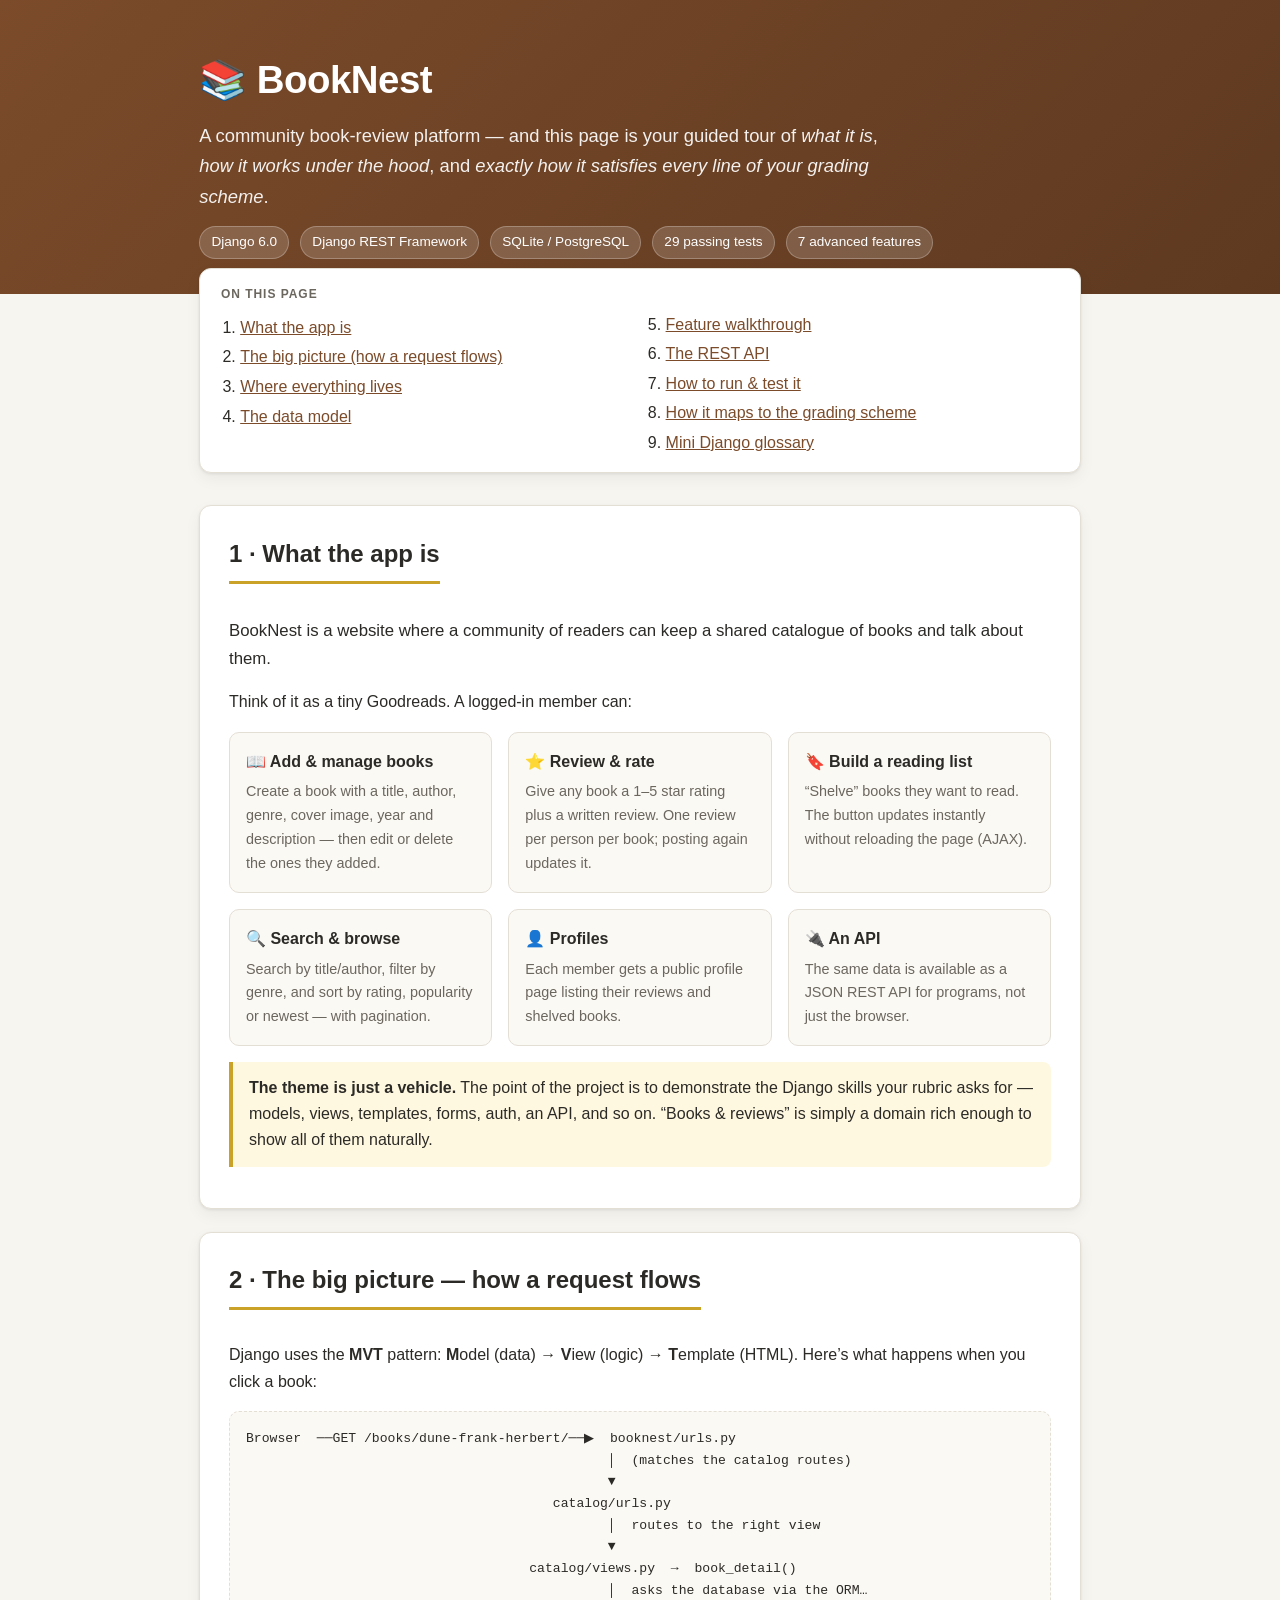
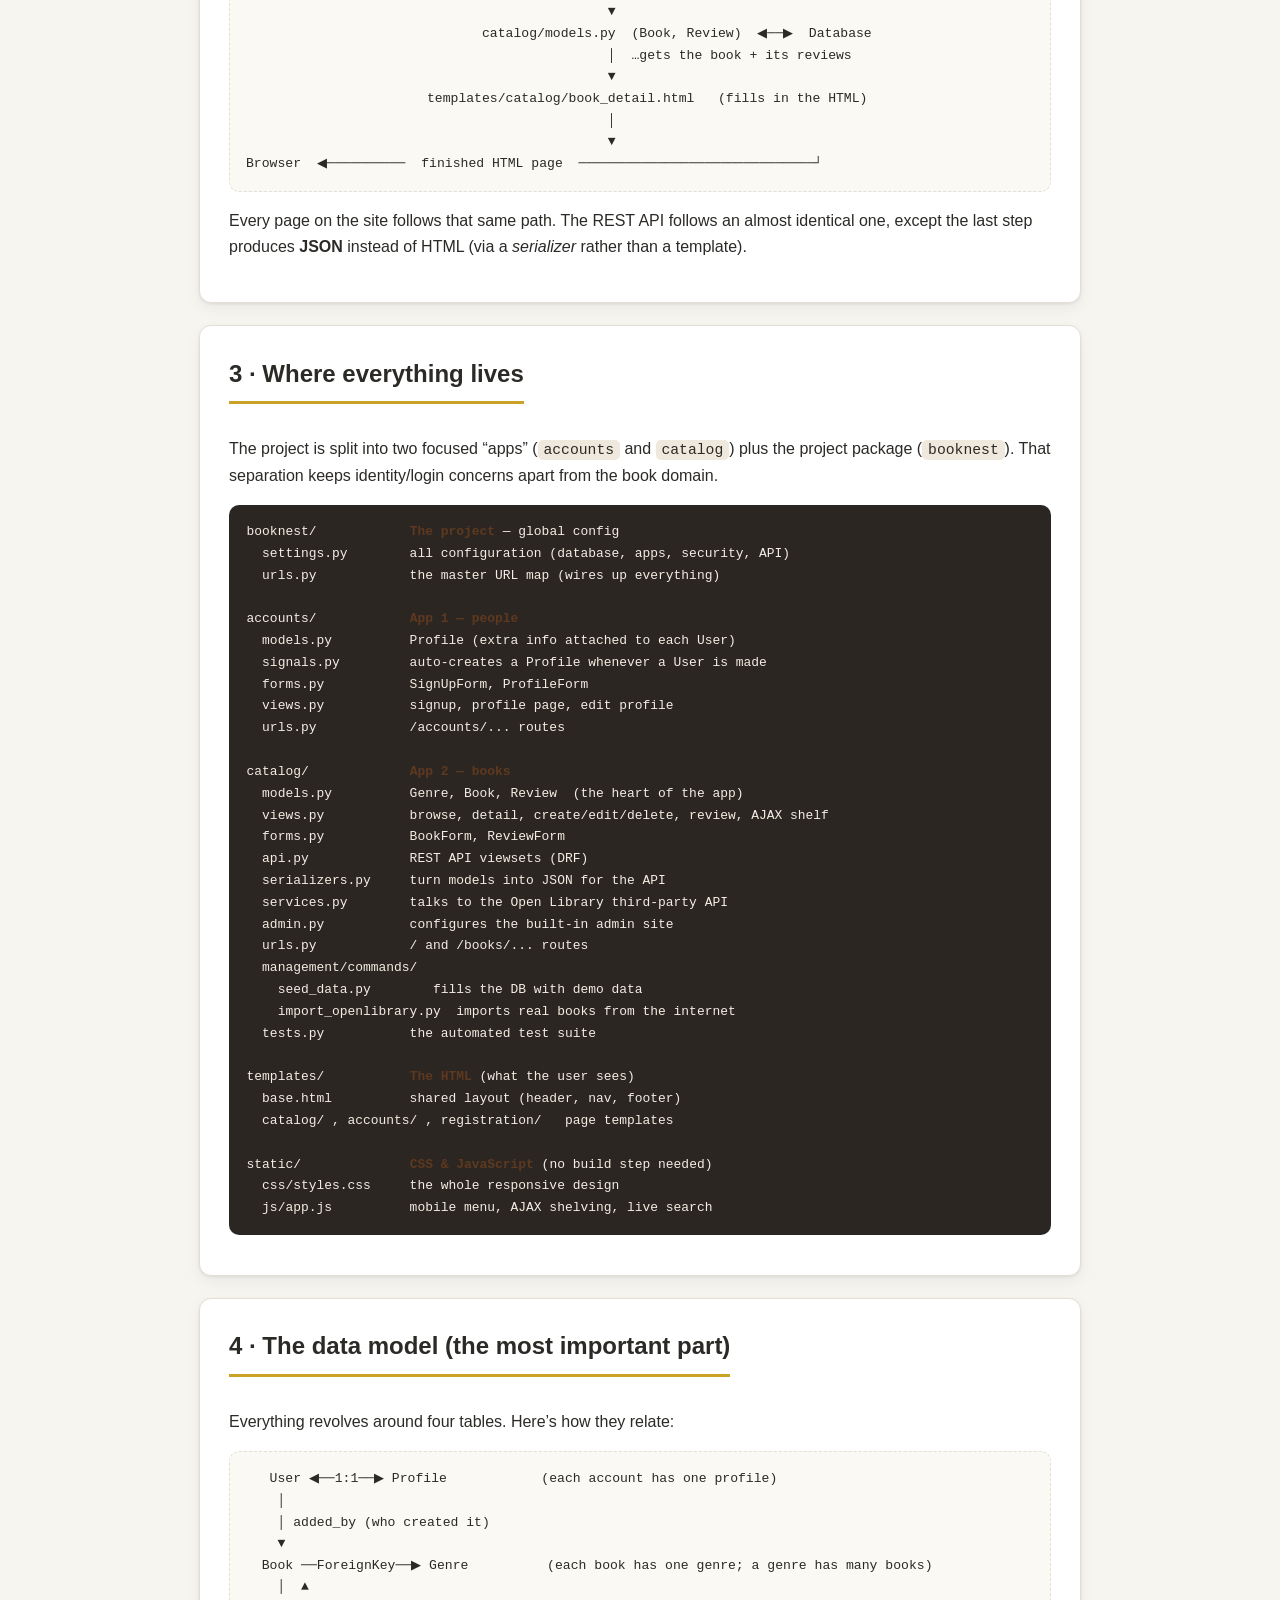
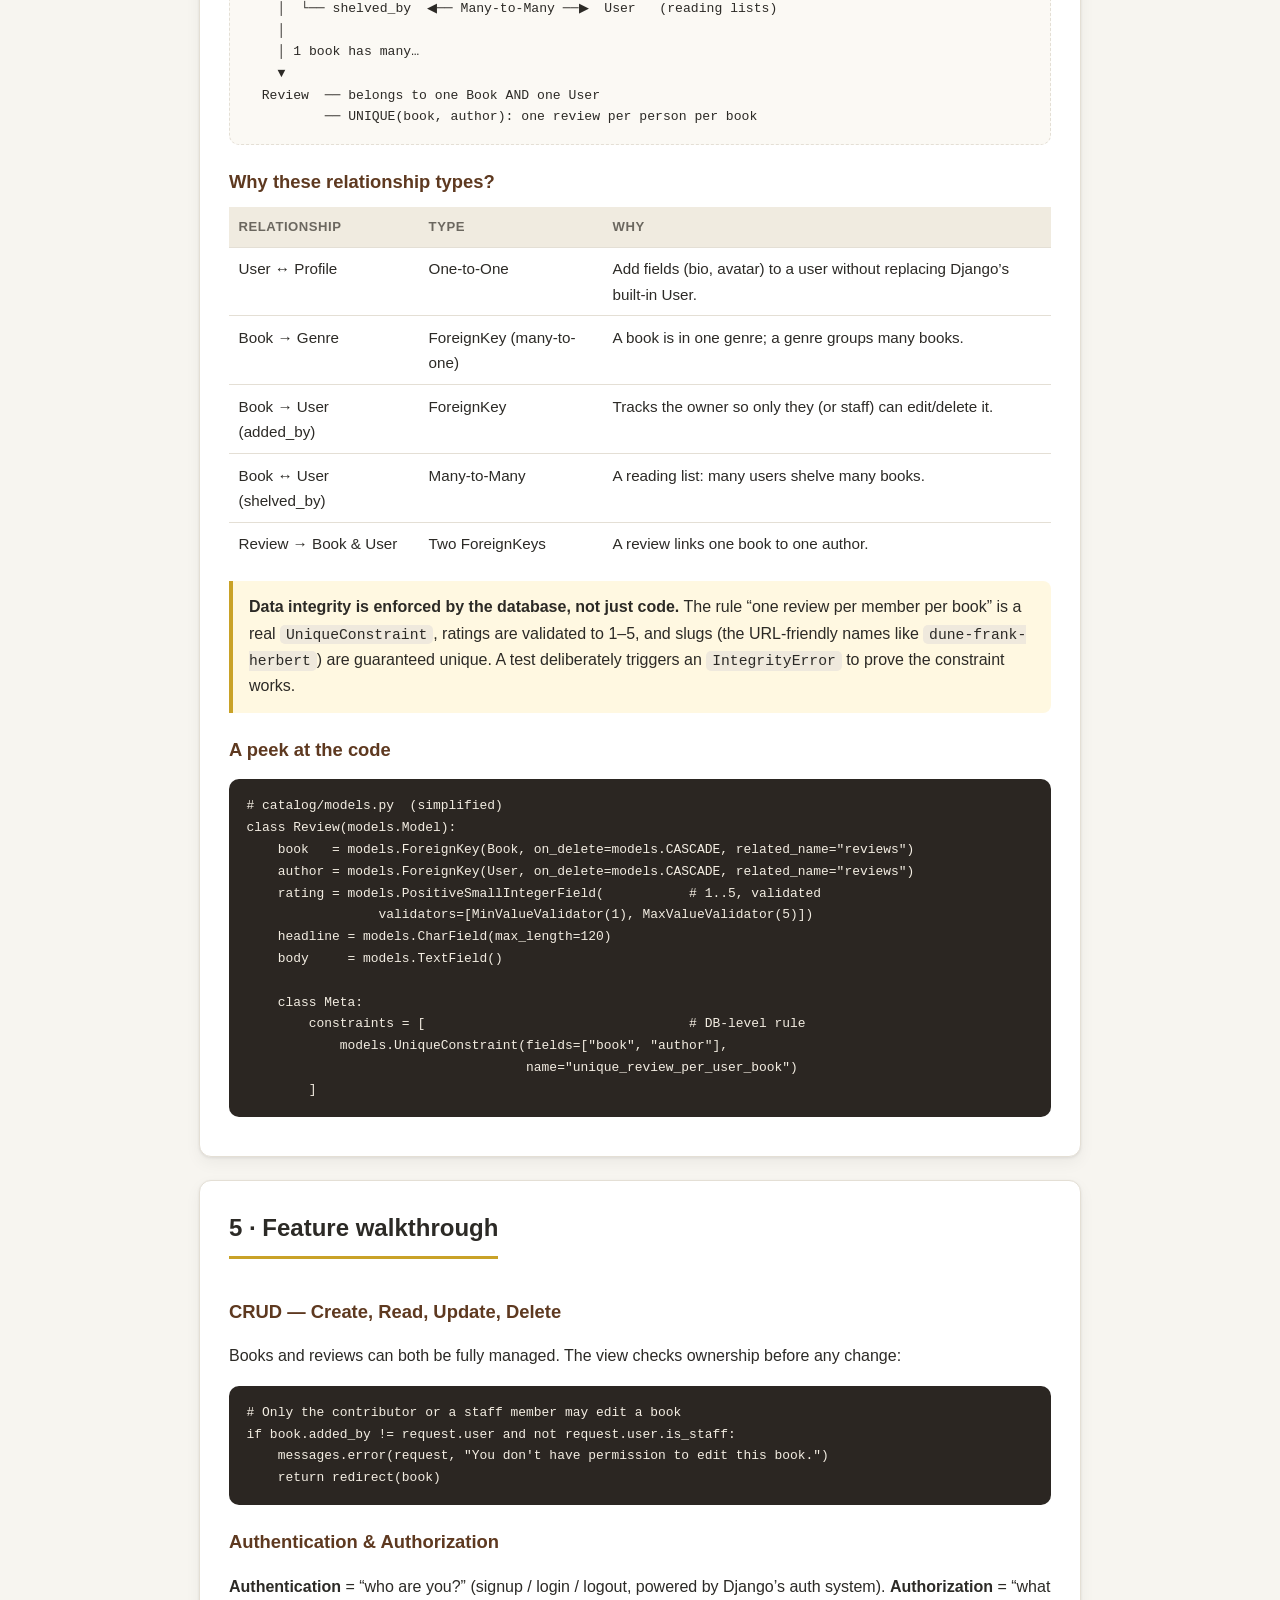
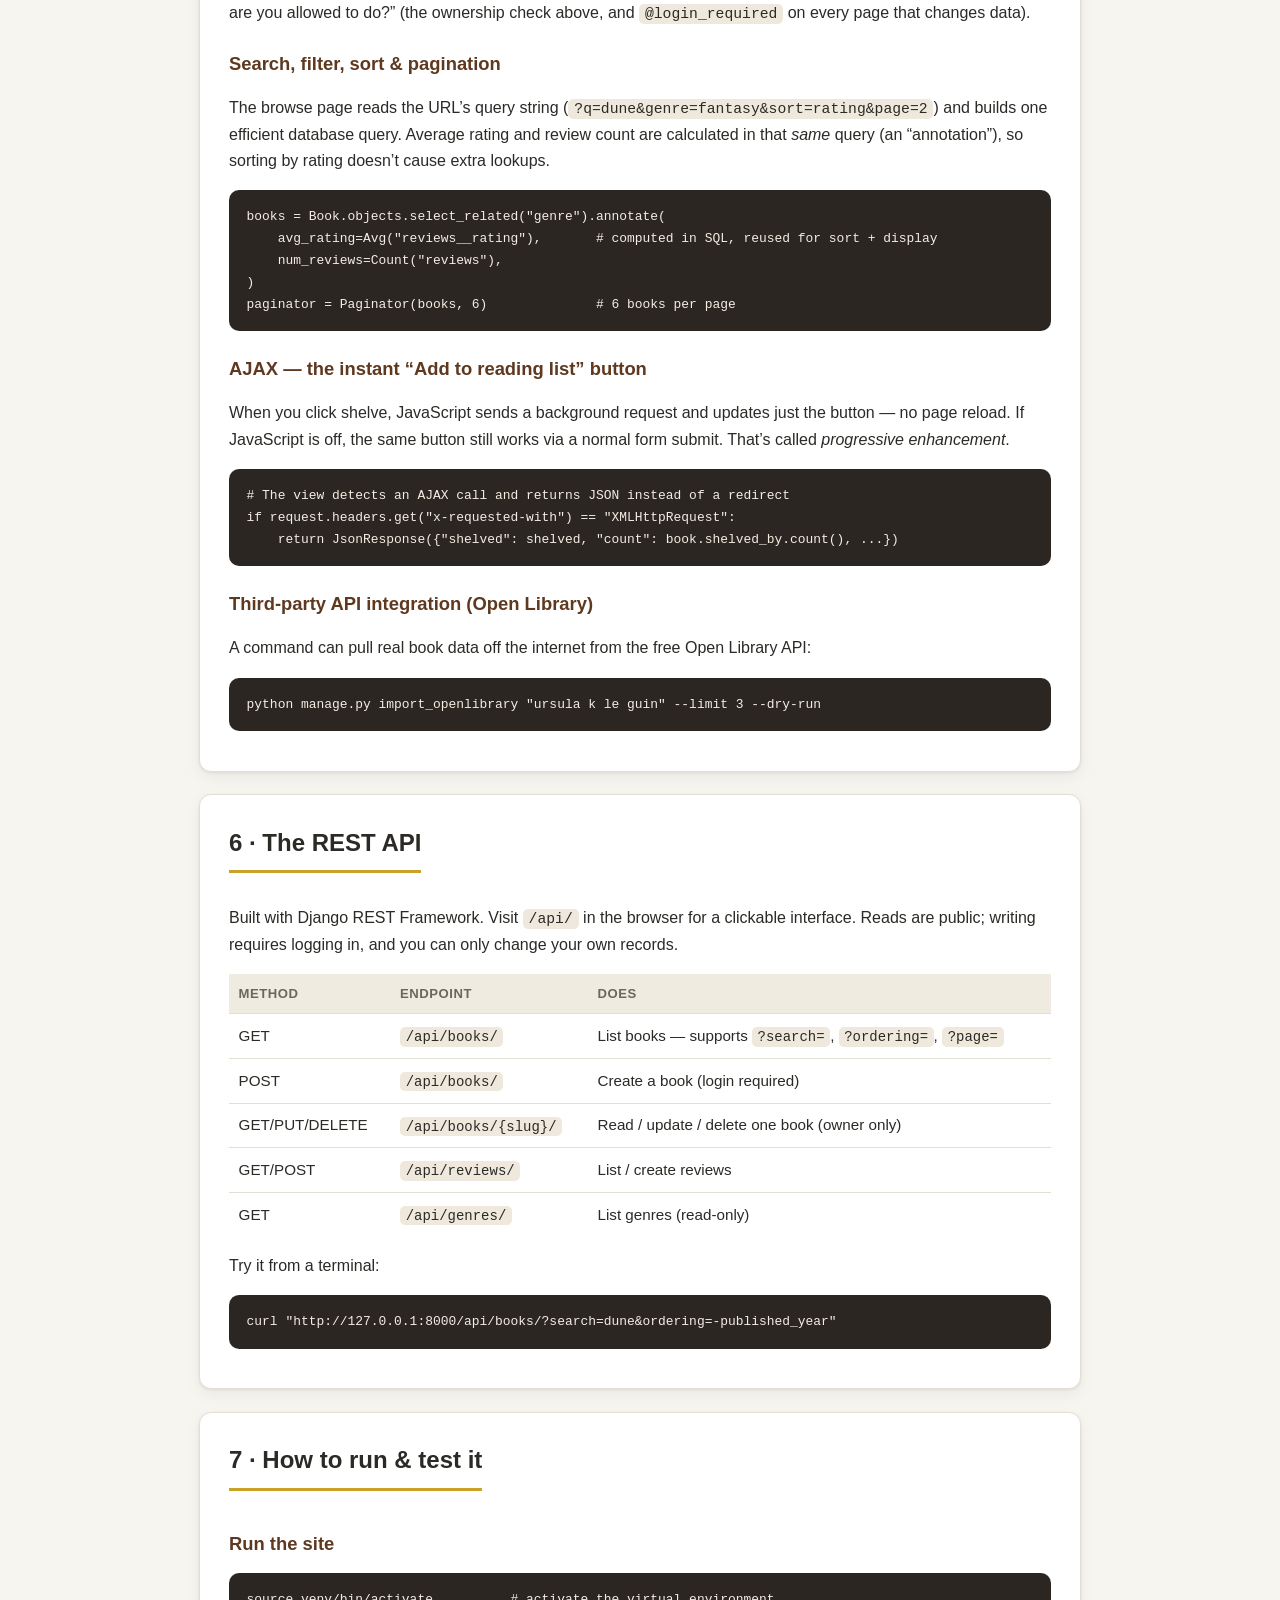
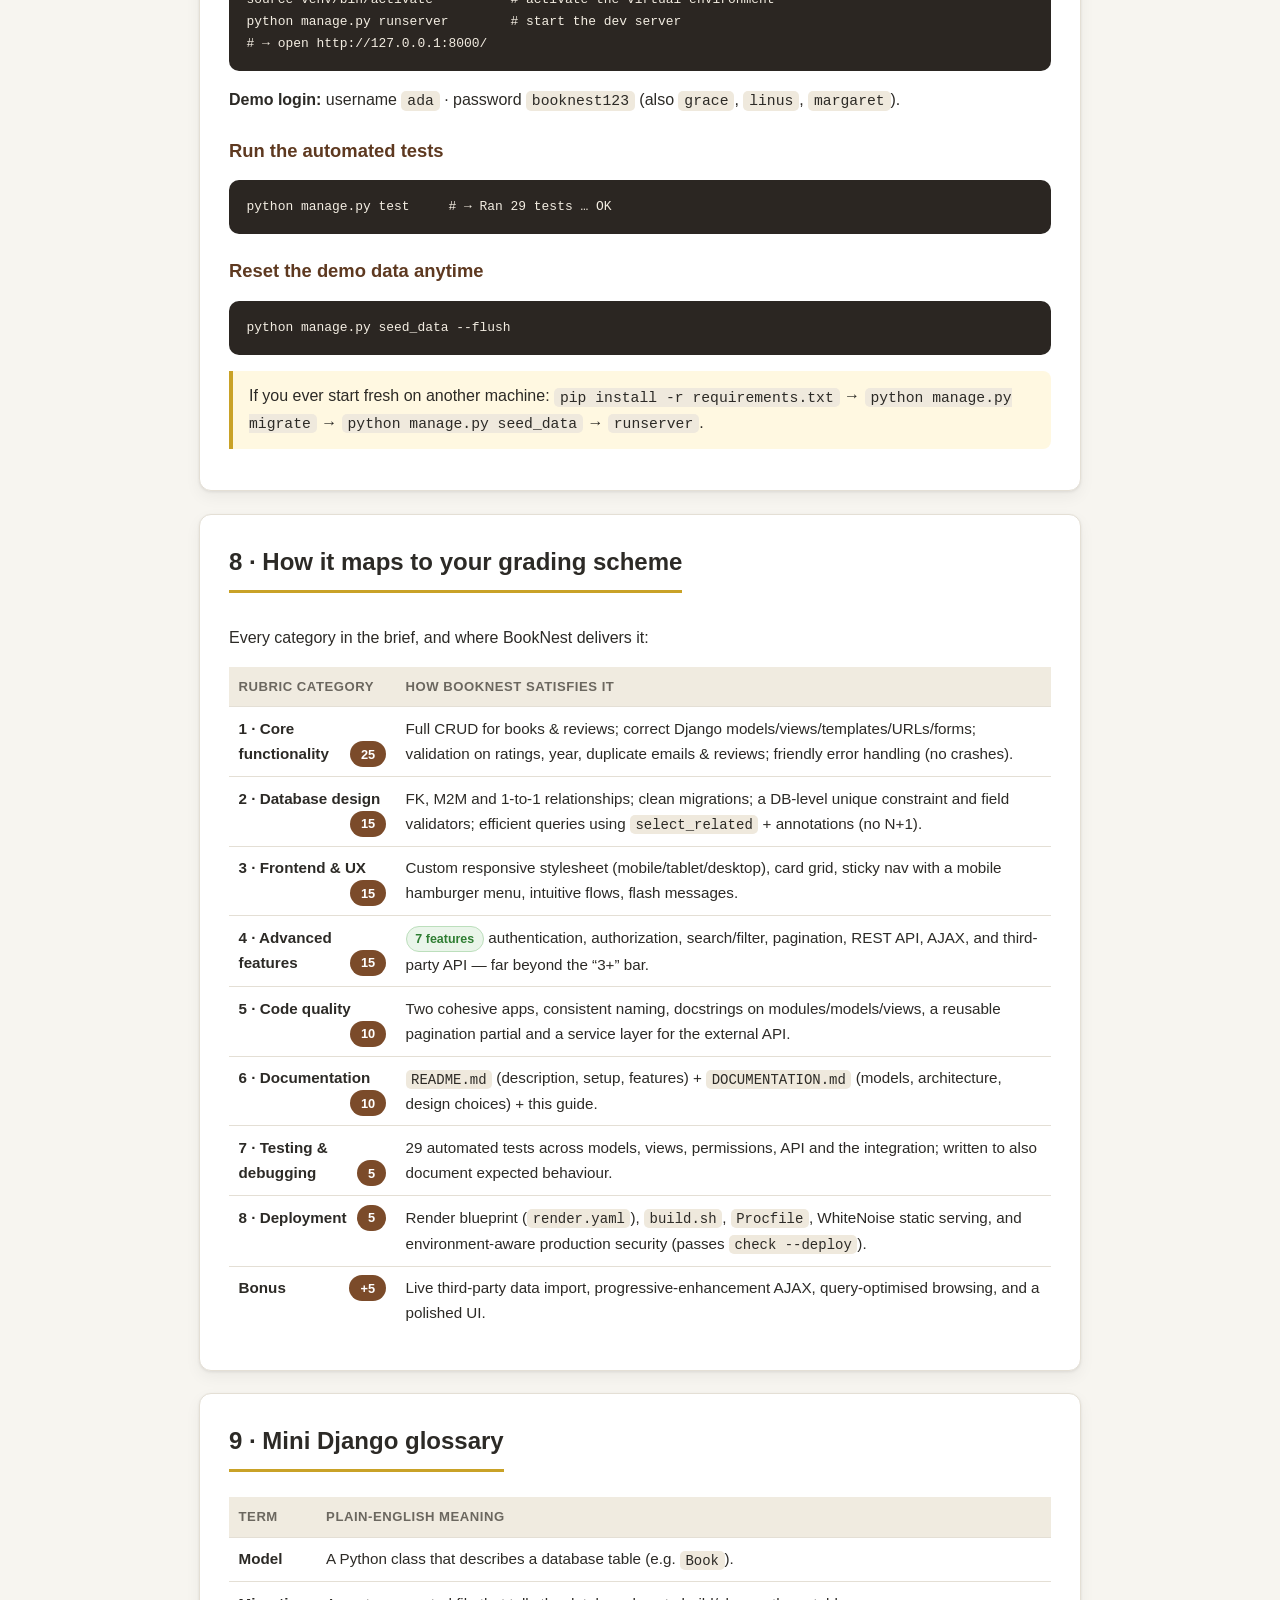
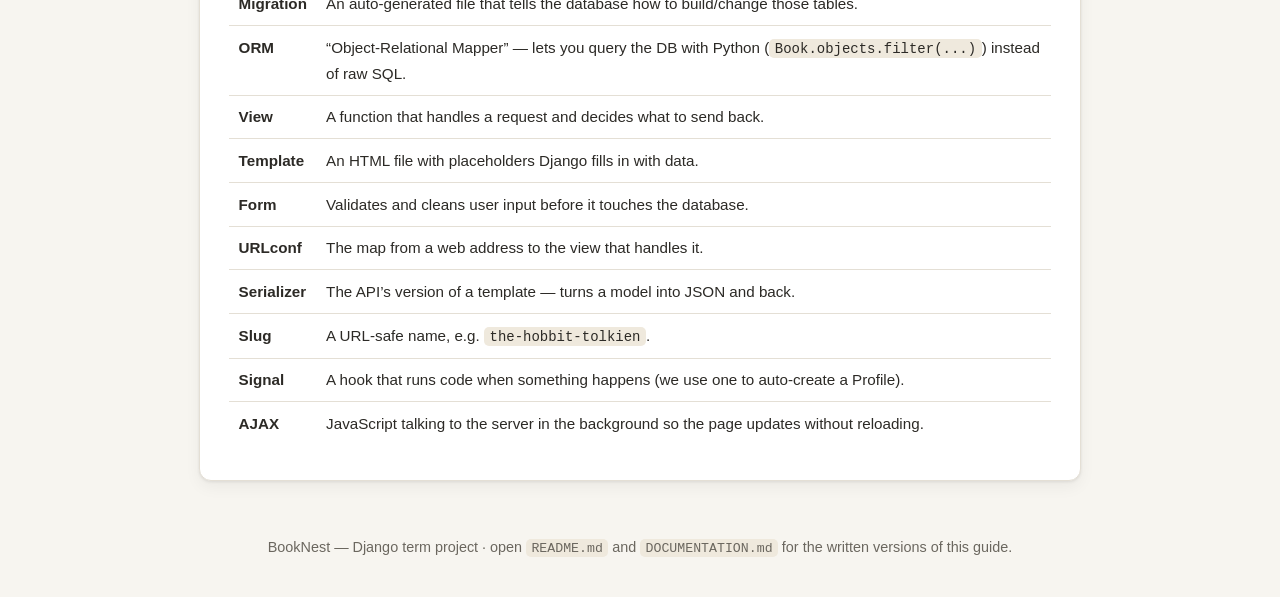
<file: GUIDE.html>
<!DOCTYPE html>
<html lang="en">
<head>
<meta charset="UTF-8">
<meta name="viewport" content="width=device-width, initial-scale=1.0">
<title>BookNest — How It Works (Learning Guide)</title>
<style>
  :root{
    --bg:#f7f5f0; --surface:#fff; --ink:#2c2a26; --muted:#6b675f;
    --primary:#7b4b2a; --primary-dark:#5e3920; --accent:#c9a227;
    --border:#e4dfd5; --code-bg:#2b2622; --code-ink:#f3ede2; --ok:#2e7d32;
    --radius:12px; --shadow:0 1px 3px rgba(0,0,0,.08),0 6px 16px rgba(0,0,0,.05);
  }
  *{box-sizing:border-box}
  body{margin:0;font-family:-apple-system,BlinkMacSystemFont,"Segoe UI",Roboto,Helvetica,Arial,sans-serif;
    color:var(--ink);background:var(--bg);line-height:1.65}
  .wrap{max-width:920px;margin:0 auto;padding:0 1.2rem}
  a{color:var(--primary)} a:hover{color:var(--primary-dark)}

  header.hero{background:linear-gradient(135deg,#7b4b2a,#5e3920);color:#fff;padding:3rem 0 2.2rem}
  header.hero h1{margin:0;font-size:2.4rem;letter-spacing:-.5px}
  header.hero p{margin:.6rem 0 0;font-size:1.15rem;opacity:.92;max-width:680px}
  .pill{display:inline-block;background:rgba(255,255,255,.16);border:1px solid rgba(255,255,255,.25);
    padding:.25rem .7rem;border-radius:999px;font-size:.85rem;margin:.9rem .4rem 0 0}

  nav.toc{background:var(--surface);border:1px solid var(--border);border-radius:var(--radius);
    padding:1rem 1.3rem;box-shadow:var(--shadow);margin:-1.6rem 0 2rem;position:relative}
  nav.toc strong{display:block;margin-bottom:.4rem;color:var(--muted);text-transform:uppercase;
    font-size:.75rem;letter-spacing:.08em}
  nav.toc ol{margin:0;padding-left:1.2rem;columns:2;column-gap:2rem}
  nav.toc li{margin:.2rem 0}

  section{background:var(--surface);border:1px solid var(--border);border-radius:var(--radius);
    padding:1.6rem 1.8rem;margin:0 0 1.4rem;box-shadow:var(--shadow)}
  section h2{margin:.1rem 0 1rem;font-size:1.5rem;border-bottom:3px solid var(--accent);
    padding-bottom:.5rem;display:inline-block}
  section h3{margin:1.4rem 0 .5rem;font-size:1.15rem;color:var(--primary-dark)}
  .lead{font-size:1.05rem}

  code{background:#efe9dd;padding:.12em .4em;border-radius:5px;font-size:.92em;
    font-family:"SF Mono",Menlo,Consolas,monospace}
  pre{background:var(--code-bg);color:var(--code-ink);padding:1rem 1.1rem;border-radius:10px;
    overflow:auto;font-size:.88rem;line-height:1.55;
    font-family:"SF Mono",Menlo,Consolas,monospace}
  pre code{background:none;padding:0;color:inherit}

  table{width:100%;border-collapse:collapse;margin:.6rem 0;font-size:.95rem}
  th,td{text-align:left;padding:.55rem .6rem;border-bottom:1px solid var(--border);vertical-align:top}
  th{background:#f0ebe0;font-size:.82rem;text-transform:uppercase;letter-spacing:.04em;color:var(--muted)}
  tr:last-child td{border-bottom:none}

  .grid{display:grid;gap:1rem;grid-template-columns:repeat(auto-fit,minmax(230px,1fr))}
  .tile{border:1px solid var(--border);border-radius:10px;padding:1rem;background:#fbf9f4}
  .tile h4{margin:0 0 .35rem;font-size:1rem}
  .tile p{margin:0;font-size:.9rem;color:var(--muted)}

  .badge{display:inline-block;background:#eaf5ea;color:var(--ok);border:1px solid #bcdfbc;
    border-radius:999px;padding:.1rem .55rem;font-size:.78rem;font-weight:600}
  .points{float:right;background:var(--primary);color:#fff;border-radius:999px;
    padding:.15rem .7rem;font-size:.8rem;font-weight:700}

  .callout{border-left:4px solid var(--accent);background:#fff8e1;padding:.8rem 1rem;
    border-radius:0 8px 8px 0;margin:1rem 0}
  .flow{font-family:"SF Mono",Menlo,Consolas,monospace;font-size:.82rem;white-space:pre;
    background:#fbf9f4;border:1px dashed var(--border);border-radius:10px;padding:1rem;overflow:auto}

  .filemap b{color:var(--primary-dark)}
  footer{color:var(--muted);text-align:center;padding:2rem 0 3rem;font-size:.9rem}
  .scorecard td:first-child{font-weight:600}
</style>
</head>
<body>

<header class="hero">
  <div class="wrap">
    <h1>📚 BookNest</h1>
    <p>A community book-review platform — and this page is your guided tour of <em>what it is</em>, <em>how it works under the hood</em>, and <em>exactly how it satisfies every line of your grading scheme</em>.</p>
    <div>
      <span class="pill">Django 6.0</span>
      <span class="pill">Django REST Framework</span>
      <span class="pill">SQLite / PostgreSQL</span>
      <span class="pill">29 passing tests</span>
      <span class="pill">7 advanced features</span>
    </div>
  </div>
</header>

<div class="wrap">

<nav class="toc">
  <strong>On this page</strong>
  <ol>
    <li><a href="#what">What the app is</a></li>
    <li><a href="#bigpicture">The big picture (how a request flows)</a></li>
    <li><a href="#files">Where everything lives</a></li>
    <li><a href="#models">The data model</a></li>
    <li><a href="#features">Feature walkthrough</a></li>
    <li><a href="#api">The REST API</a></li>
    <li><a href="#run">How to run &amp; test it</a></li>
    <li><a href="#scheme">How it maps to the grading scheme</a></li>
    <li><a href="#glossary">Mini Django glossary</a></li>
  </ol>
</nav>

<!-- 1 -->
<section id="what">
  <h2>1 · What the app is</h2>
  <p class="lead">BookNest is a website where a community of readers can keep a shared catalogue of books and talk about them.</p>
  <p>Think of it as a tiny Goodreads. A logged-in member can:</p>
  <div class="grid">
    <div class="tile"><h4>📖 Add &amp; manage books</h4><p>Create a book with a title, author, genre, cover image, year and description — then edit or delete the ones they added.</p></div>
    <div class="tile"><h4>⭐ Review &amp; rate</h4><p>Give any book a 1–5 star rating plus a written review. One review per person per book; posting again updates it.</p></div>
    <div class="tile"><h4>🔖 Build a reading list</h4><p>“Shelve” books they want to read. The button updates instantly without reloading the page (AJAX).</p></div>
    <div class="tile"><h4>🔍 Search &amp; browse</h4><p>Search by title/author, filter by genre, and sort by rating, popularity or newest — with pagination.</p></div>
    <div class="tile"><h4>👤 Profiles</h4><p>Each member gets a public profile page listing their reviews and shelved books.</p></div>
    <div class="tile"><h4>🔌 An API</h4><p>The same data is available as a JSON REST API for programs, not just the browser.</p></div>
  </div>
  <div class="callout"><strong>The theme is just a vehicle.</strong> The point of the project is to demonstrate the Django skills your rubric asks for — models, views, templates, forms, auth, an API, and so on. “Books &amp; reviews” is simply a domain rich enough to show all of them naturally.</div>
</section>

<!-- 2 -->
<section id="bigpicture">
  <h2>2 · The big picture — how a request flows</h2>
  <p>Django uses the <strong>MVT</strong> pattern: <strong>M</strong>odel (data) → <strong>V</strong>iew (logic) → <strong>T</strong>emplate (HTML). Here’s what happens when you click a book:</p>
  <div class="flow">Browser  ──GET /books/dune-frank-herbert/──▶  booknest/urls.py
                                              │  (matches the catalog routes)
                                              ▼
                                       catalog/urls.py
                                              │  routes to the right view
                                              ▼
                                    catalog/views.py  →  book_detail()
                                              │  asks the database via the ORM…
                                              ▼
                              catalog/models.py  (Book, Review)  ◀──▶  Database
                                              │  …gets the book + its reviews
                                              ▼
                       templates/catalog/book_detail.html   (fills in the HTML)
                                              │
                                              ▼
Browser  ◀──────────  finished HTML page  ──────────────────────────────┘</div>
  <p>Every page on the site follows that same path. The REST API follows an almost identical one, except the last step produces <strong>JSON</strong> instead of HTML (via a <em>serializer</em> rather than a template).</p>
</section>

<!-- 3 -->
<section id="files">
  <h2>3 · Where everything lives</h2>
  <p>The project is split into two focused “apps” (<code>accounts</code> and <code>catalog</code>) plus the project package (<code>booknest</code>). That separation keeps identity/login concerns apart from the book domain.</p>
  <pre class="filemap"><code>booknest/            <b>The project</b> — global config
  settings.py        all configuration (database, apps, security, API)
  urls.py            the master URL map (wires up everything)

accounts/            <b>App 1 — people</b>
  models.py          Profile (extra info attached to each User)
  signals.py         auto-creates a Profile whenever a User is made
  forms.py           SignUpForm, ProfileForm
  views.py           signup, profile page, edit profile
  urls.py            /accounts/... routes

catalog/             <b>App 2 — books</b>
  models.py          Genre, Book, Review  (the heart of the app)
  views.py           browse, detail, create/edit/delete, review, AJAX shelf
  forms.py           BookForm, ReviewForm
  api.py             REST API viewsets (DRF)
  serializers.py     turn models into JSON for the API
  services.py        talks to the Open Library third-party API
  admin.py           configures the built-in admin site
  urls.py            / and /books/... routes
  management/commands/
    seed_data.py        fills the DB with demo data
    import_openlibrary.py  imports real books from the internet
  tests.py           the automated test suite

templates/           <b>The HTML</b> (what the user sees)
  base.html          shared layout (header, nav, footer)
  catalog/ , accounts/ , registration/   page templates

static/              <b>CSS &amp; JavaScript</b> (no build step needed)
  css/styles.css     the whole responsive design
  js/app.js          mobile menu, AJAX shelving, live search</code></pre>
</section>

<!-- 4 -->
<section id="models">
  <h2>4 · The data model (the most important part)</h2>
  <p>Everything revolves around four tables. Here’s how they relate:</p>
  <div class="flow">   User ◀──1:1──▶ Profile            (each account has one profile)
    │
    │ added_by (who created it)
    ▼
  Book ──ForeignKey──▶ Genre          (each book has one genre; a genre has many books)
    │  ▲
    │  └── shelved_by  ◀── Many-to-Many ──▶  User   (reading lists)
    │
    │ 1 book has many…
    ▼
  Review  ── belongs to one Book AND one User
          ── UNIQUE(book, author): one review per person per book</div>

  <h3>Why these relationship types?</h3>
  <table>
    <tr><th>Relationship</th><th>Type</th><th>Why</th></tr>
    <tr><td>User ↔ Profile</td><td>One-to-One</td><td>Add fields (bio, avatar) to a user without replacing Django’s built-in User.</td></tr>
    <tr><td>Book → Genre</td><td>ForeignKey (many-to-one)</td><td>A book is in one genre; a genre groups many books.</td></tr>
    <tr><td>Book → User (added_by)</td><td>ForeignKey</td><td>Tracks the owner so only they (or staff) can edit/delete it.</td></tr>
    <tr><td>Book ↔ User (shelved_by)</td><td>Many-to-Many</td><td>A reading list: many users shelve many books.</td></tr>
    <tr><td>Review → Book &amp; User</td><td>Two ForeignKeys</td><td>A review links one book to one author.</td></tr>
  </table>

  <div class="callout"><strong>Data integrity is enforced by the database, not just code.</strong> The rule “one review per member per book” is a real <code>UniqueConstraint</code>, ratings are validated to 1–5, and slugs (the URL-friendly names like <code>dune-frank-herbert</code>) are guaranteed unique. A test deliberately triggers an <code>IntegrityError</code> to prove the constraint works.</div>

  <h3>A peek at the code</h3>
  <pre><code># catalog/models.py  (simplified)
class Review(models.Model):
    book   = models.ForeignKey(Book, on_delete=models.CASCADE, related_name="reviews")
    author = models.ForeignKey(User, on_delete=models.CASCADE, related_name="reviews")
    rating = models.PositiveSmallIntegerField(           # 1..5, validated
                 validators=[MinValueValidator(1), MaxValueValidator(5)])
    headline = models.CharField(max_length=120)
    body     = models.TextField()

    class Meta:
        constraints = [                                  # DB-level rule
            models.UniqueConstraint(fields=["book", "author"],
                                    name="unique_review_per_user_book")
        ]</code></pre>
</section>

<!-- 5 -->
<section id="features">
  <h2>5 · Feature walkthrough</h2>

  <h3>CRUD — Create, Read, Update, Delete</h3>
  <p>Books and reviews can both be fully managed. The view checks ownership before any change:</p>
  <pre><code># Only the contributor or a staff member may edit a book
if book.added_by != request.user and not request.user.is_staff:
    messages.error(request, "You don't have permission to edit this book.")
    return redirect(book)</code></pre>

  <h3>Authentication &amp; Authorization</h3>
  <p><strong>Authentication</strong> = “who are you?” (signup / login / logout, powered by Django’s auth system). <strong>Authorization</strong> = “what are you allowed to do?” (the ownership check above, and <code>@login_required</code> on every page that changes data).</p>

  <h3>Search, filter, sort &amp; pagination</h3>
  <p>The browse page reads the URL’s query string (<code>?q=dune&amp;genre=fantasy&amp;sort=rating&amp;page=2</code>) and builds one efficient database query. Average rating and review count are calculated in that <em>same</em> query (an “annotation”), so sorting by rating doesn’t cause extra lookups.</p>
  <pre><code>books = Book.objects.select_related("genre").annotate(
    avg_rating=Avg("reviews__rating"),       # computed in SQL, reused for sort + display
    num_reviews=Count("reviews"),
)
paginator = Paginator(books, 6)              # 6 books per page</code></pre>

  <h3>AJAX — the instant “Add to reading list” button</h3>
  <p>When you click shelve, JavaScript sends a background request and updates just the button — no page reload. If JavaScript is off, the same button still works via a normal form submit. That’s called <em>progressive enhancement</em>.</p>
  <pre><code># The view detects an AJAX call and returns JSON instead of a redirect
if request.headers.get("x-requested-with") == "XMLHttpRequest":
    return JsonResponse({"shelved": shelved, "count": book.shelved_by.count(), ...})</code></pre>

  <h3>Third-party API integration (Open Library)</h3>
  <p>A command can pull real book data off the internet from the free Open Library API:</p>
  <pre><code>python manage.py import_openlibrary "ursula k le guin" --limit 3 --dry-run</code></pre>
</section>

<!-- 6 -->
<section id="api">
  <h2>6 · The REST API</h2>
  <p>Built with Django REST Framework. Visit <code>/api/</code> in the browser for a clickable interface. Reads are public; writing requires logging in, and you can only change your own records.</p>
  <table>
    <tr><th>Method</th><th>Endpoint</th><th>Does</th></tr>
    <tr><td>GET</td><td><code>/api/books/</code></td><td>List books — supports <code>?search=</code>, <code>?ordering=</code>, <code>?page=</code></td></tr>
    <tr><td>POST</td><td><code>/api/books/</code></td><td>Create a book (login required)</td></tr>
    <tr><td>GET/PUT/DELETE</td><td><code>/api/books/{slug}/</code></td><td>Read / update / delete one book (owner only)</td></tr>
    <tr><td>GET/POST</td><td><code>/api/reviews/</code></td><td>List / create reviews</td></tr>
    <tr><td>GET</td><td><code>/api/genres/</code></td><td>List genres (read-only)</td></tr>
  </table>
  <p>Try it from a terminal:</p>
  <pre><code>curl "http://127.0.0.1:8000/api/books/?search=dune&amp;ordering=-published_year"</code></pre>
</section>

<!-- 7 -->
<section id="run">
  <h2>7 · How to run &amp; test it</h2>
  <h3>Run the site</h3>
  <pre><code>source venv/bin/activate          # activate the virtual environment
python manage.py runserver        # start the dev server
# → open http://127.0.0.1:8000/</code></pre>
  <p><strong>Demo login:</strong> username <code>ada</code> · password <code>booknest123</code> (also <code>grace</code>, <code>linus</code>, <code>margaret</code>).</p>

  <h3>Run the automated tests</h3>
  <pre><code>python manage.py test     # → Ran 29 tests … OK</code></pre>

  <h3>Reset the demo data anytime</h3>
  <pre><code>python manage.py seed_data --flush</code></pre>

  <div class="callout">If you ever start fresh on another machine: <code>pip install -r requirements.txt</code> → <code>python manage.py migrate</code> → <code>python manage.py seed_data</code> → <code>runserver</code>.</div>
</section>

<!-- 8 -->
<section id="scheme">
  <h2>8 · How it maps to your grading scheme</h2>
  <p>Every category in the brief, and where BookNest delivers it:</p>

  <table class="scorecard">
    <tr><th>Rubric category</th><th>How BookNest satisfies it</th></tr>
    <tr><td>1 · Core functionality <span class="points">25</span></td>
        <td>Full CRUD for books &amp; reviews; correct Django models/views/templates/URLs/forms; validation on ratings, year, duplicate emails &amp; reviews; friendly error handling (no crashes).</td></tr>
    <tr><td>2 · Database design <span class="points">15</span></td>
        <td>FK, M2M and 1-to-1 relationships; clean migrations; a DB-level unique constraint and field validators; efficient queries using <code>select_related</code> + annotations (no N+1).</td></tr>
    <tr><td>3 · Frontend &amp; UX <span class="points">15</span></td>
        <td>Custom responsive stylesheet (mobile/tablet/desktop), card grid, sticky nav with a mobile hamburger menu, intuitive flows, flash messages.</td></tr>
    <tr><td>4 · Advanced features <span class="points">15</span></td>
        <td><span class="badge">7 features</span> authentication, authorization, search/filter, pagination, REST API, AJAX, and third-party API — far beyond the “3+” bar.</td></tr>
    <tr><td>5 · Code quality <span class="points">10</span></td>
        <td>Two cohesive apps, consistent naming, docstrings on modules/models/views, a reusable pagination partial and a service layer for the external API.</td></tr>
    <tr><td>6 · Documentation <span class="points">10</span></td>
        <td><code>README.md</code> (description, setup, features) + <code>DOCUMENTATION.md</code> (models, architecture, design choices) + this guide.</td></tr>
    <tr><td>7 · Testing &amp; debugging <span class="points">5</span></td>
        <td>29 automated tests across models, views, permissions, API and the integration; written to also document expected behaviour.</td></tr>
    <tr><td>8 · Deployment <span class="points">5</span></td>
        <td>Render blueprint (<code>render.yaml</code>), <code>build.sh</code>, <code>Procfile</code>, WhiteNoise static serving, and environment-aware production security (passes <code>check --deploy</code>).</td></tr>
    <tr><td>Bonus <span class="points">+5</span></td>
        <td>Live third-party data import, progressive-enhancement AJAX, query-optimised browsing, and a polished UI.</td></tr>
  </table>
</section>

<!-- 9 -->
<section id="glossary">
  <h2>9 · Mini Django glossary</h2>
  <table>
    <tr><th>Term</th><th>Plain-English meaning</th></tr>
    <tr><td><strong>Model</strong></td><td>A Python class that describes a database table (e.g. <code>Book</code>).</td></tr>
    <tr><td><strong>Migration</strong></td><td>An auto-generated file that tells the database how to build/change those tables.</td></tr>
    <tr><td><strong>ORM</strong></td><td>“Object-Relational Mapper” — lets you query the DB with Python (<code>Book.objects.filter(...)</code>) instead of raw SQL.</td></tr>
    <tr><td><strong>View</strong></td><td>A function that handles a request and decides what to send back.</td></tr>
    <tr><td><strong>Template</strong></td><td>An HTML file with placeholders Django fills in with data.</td></tr>
    <tr><td><strong>Form</strong></td><td>Validates and cleans user input before it touches the database.</td></tr>
    <tr><td><strong>URLconf</strong></td><td>The map from a web address to the view that handles it.</td></tr>
    <tr><td><strong>Serializer</strong></td><td>The API’s version of a template — turns a model into JSON and back.</td></tr>
    <tr><td><strong>Slug</strong></td><td>A URL-safe name, e.g. <code>the-hobbit-tolkien</code>.</td></tr>
    <tr><td><strong>Signal</strong></td><td>A hook that runs code when something happens (we use one to auto-create a Profile).</td></tr>
    <tr><td><strong>AJAX</strong></td><td>JavaScript talking to the server in the background so the page updates without reloading.</td></tr>
  </table>
</section>

<footer>
  BookNest — Django term project · open <code>README.md</code> and <code>DOCUMENTATION.md</code> for the written versions of this guide.
</footer>

</div>
</body>
</html>
</file>
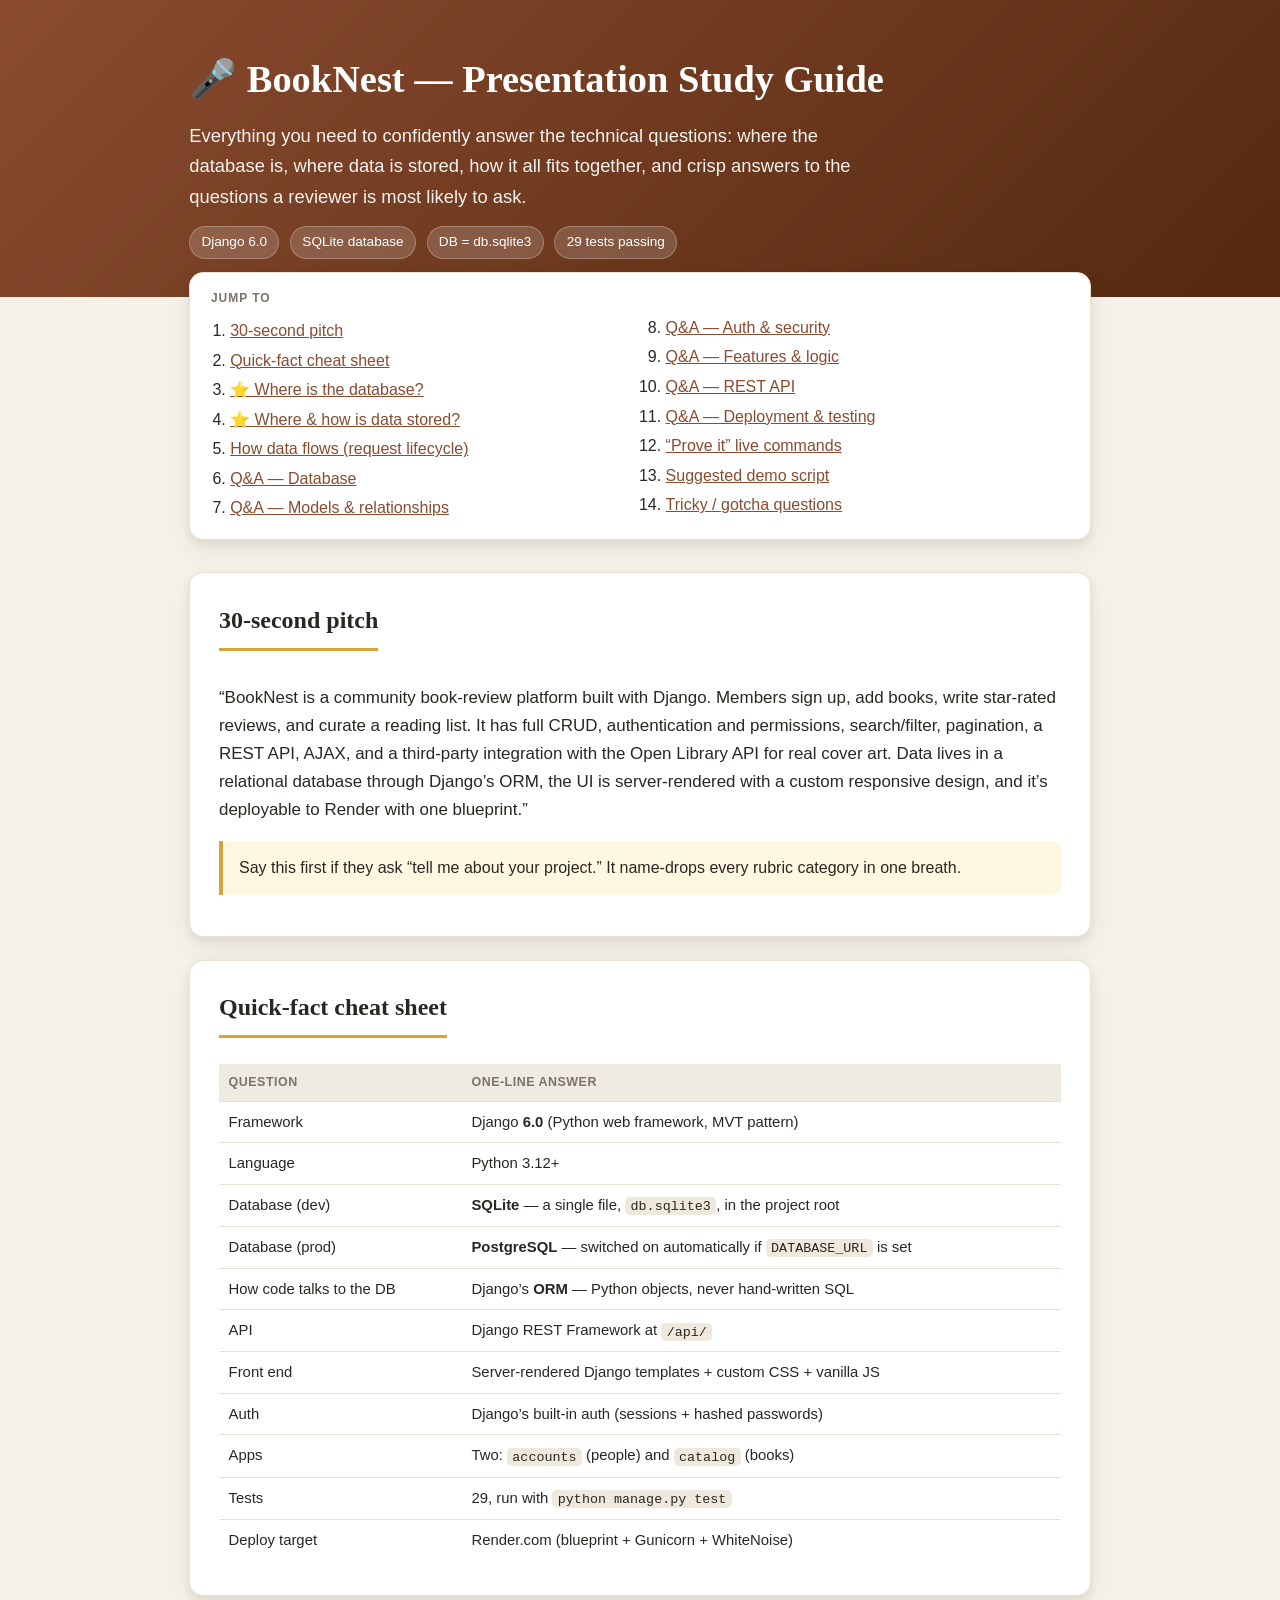
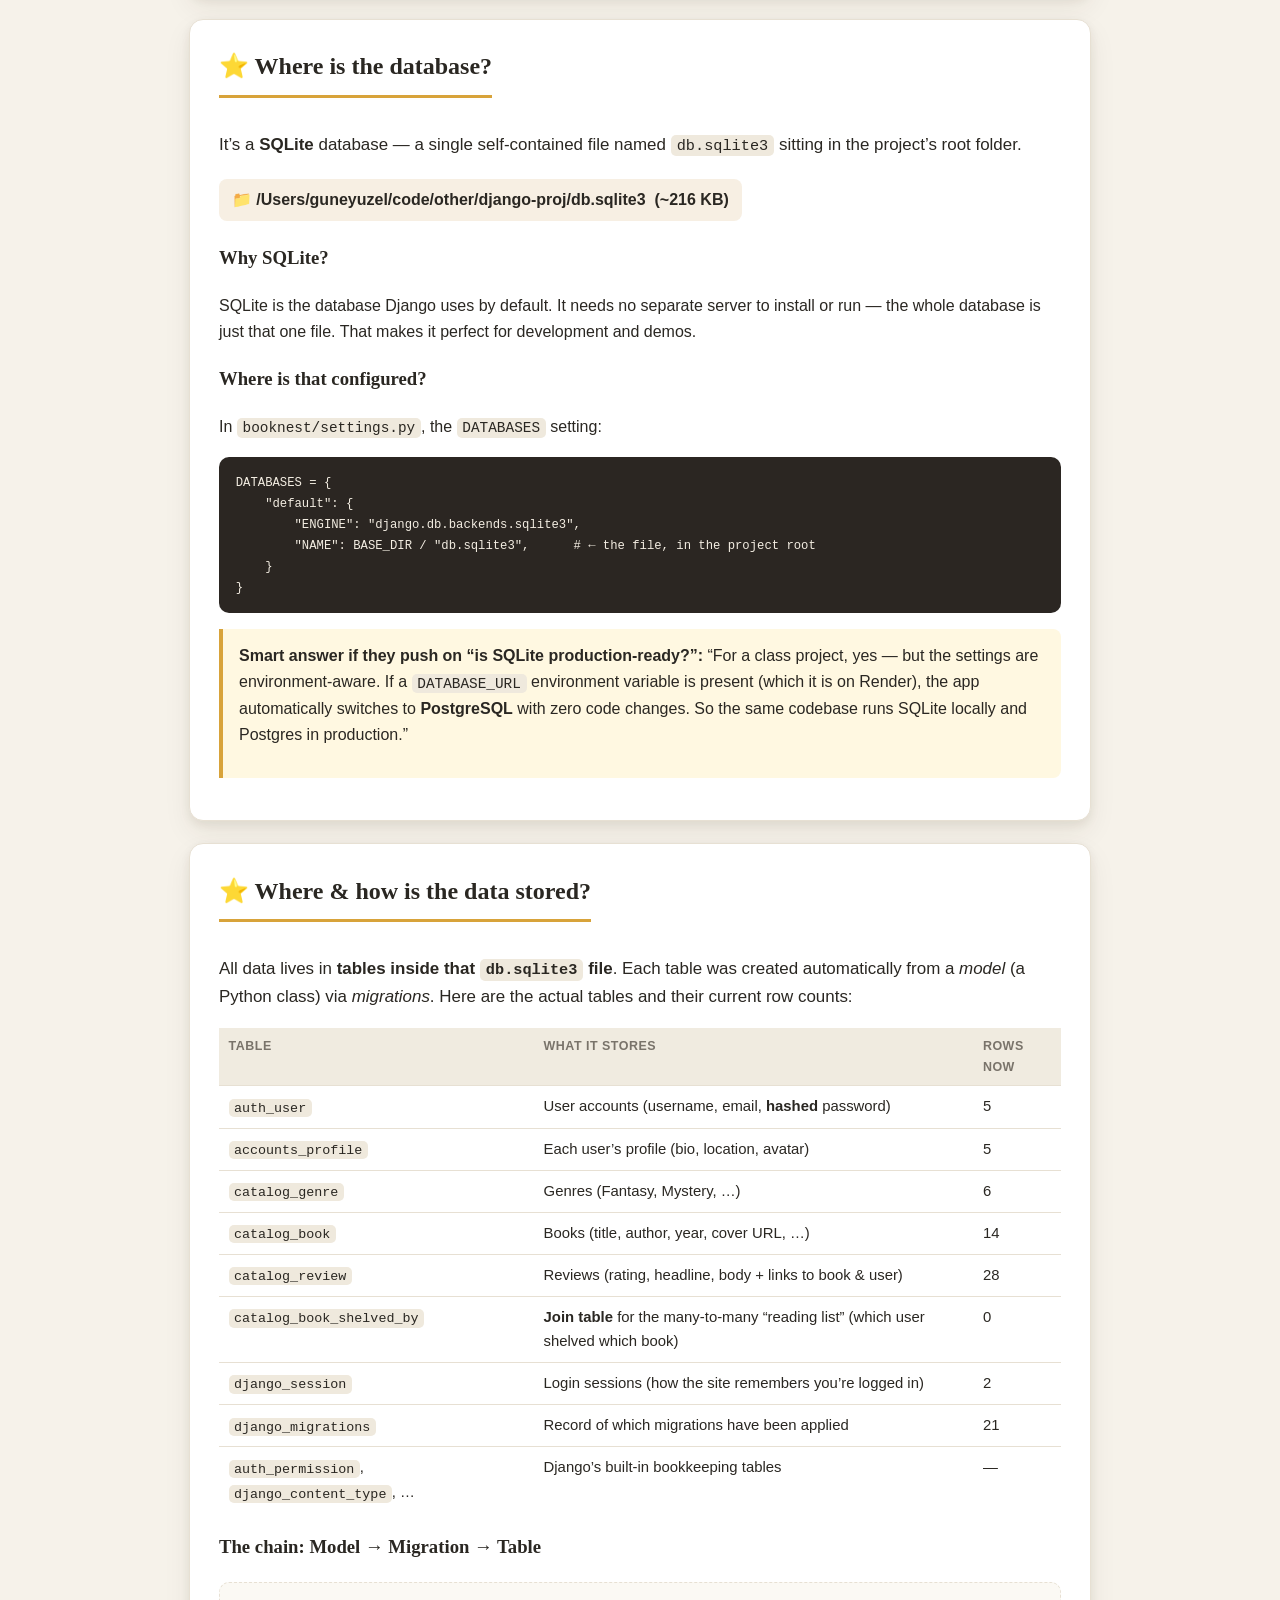
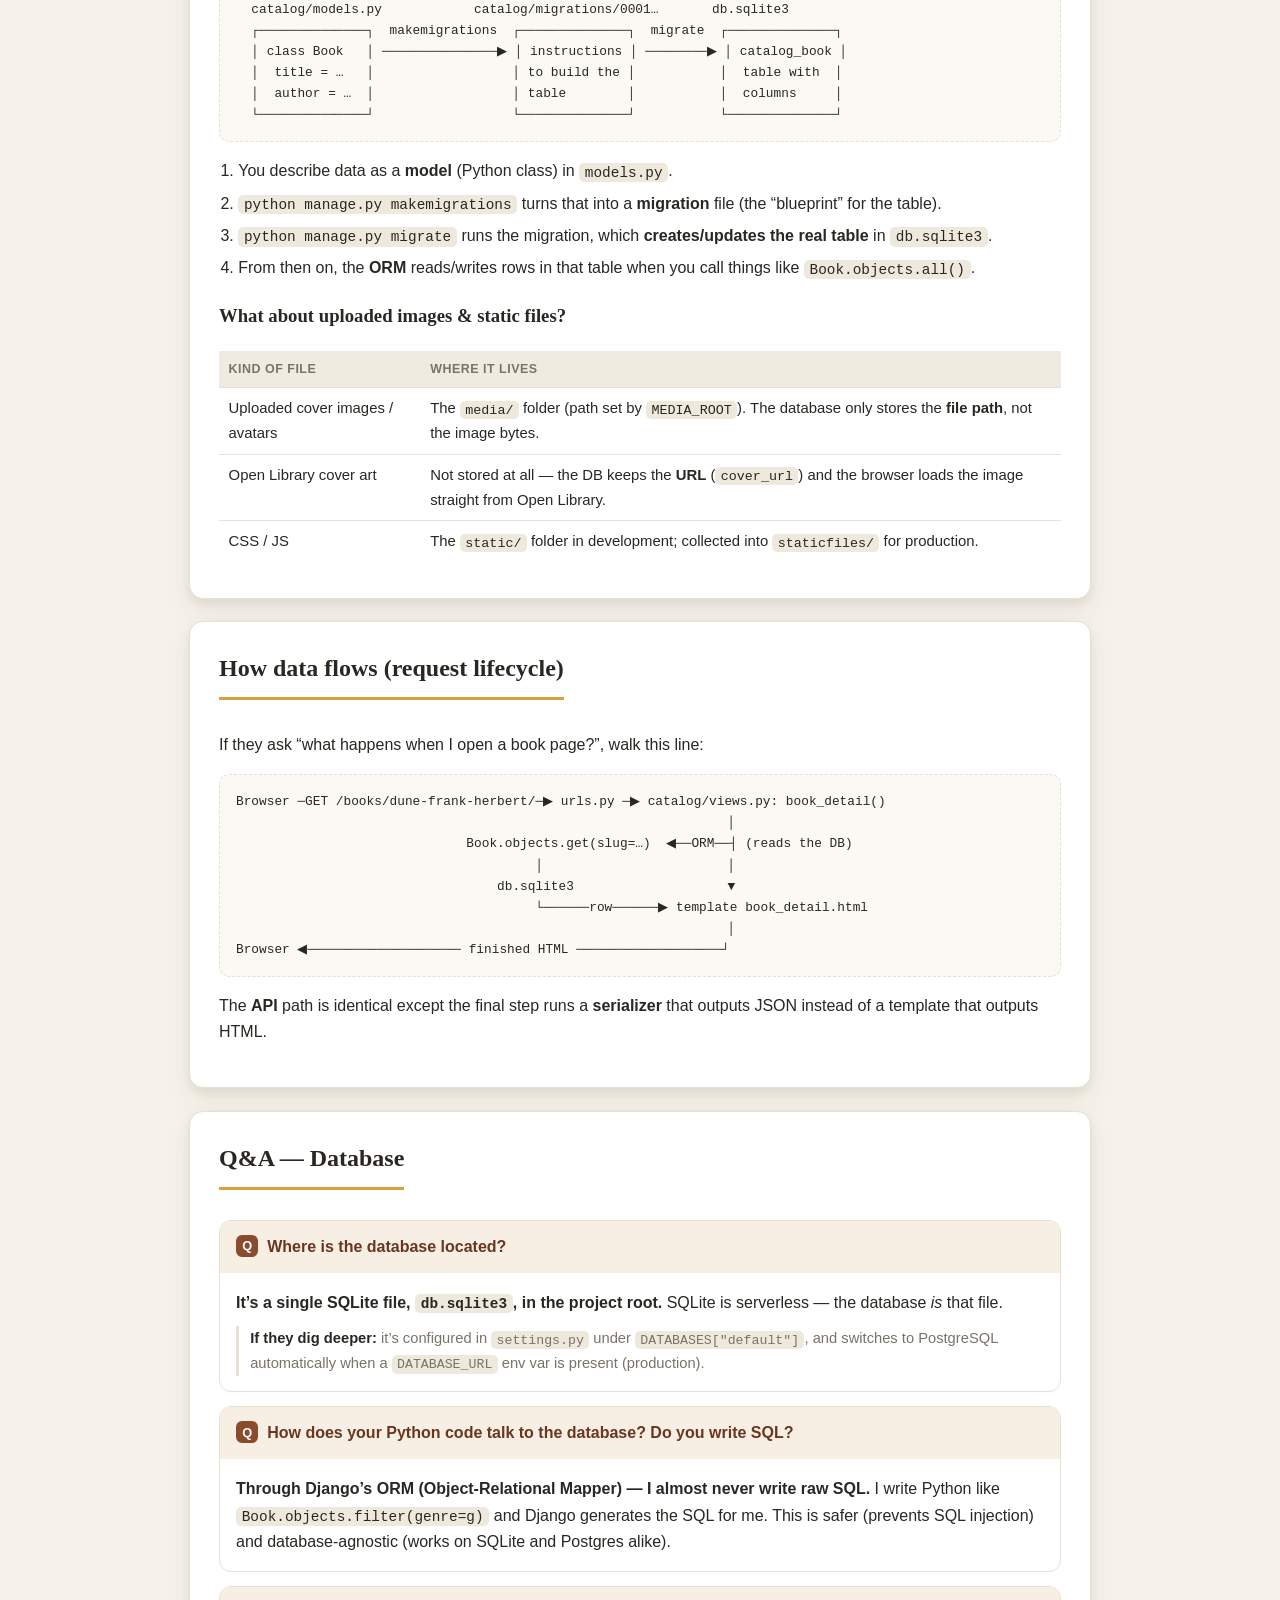
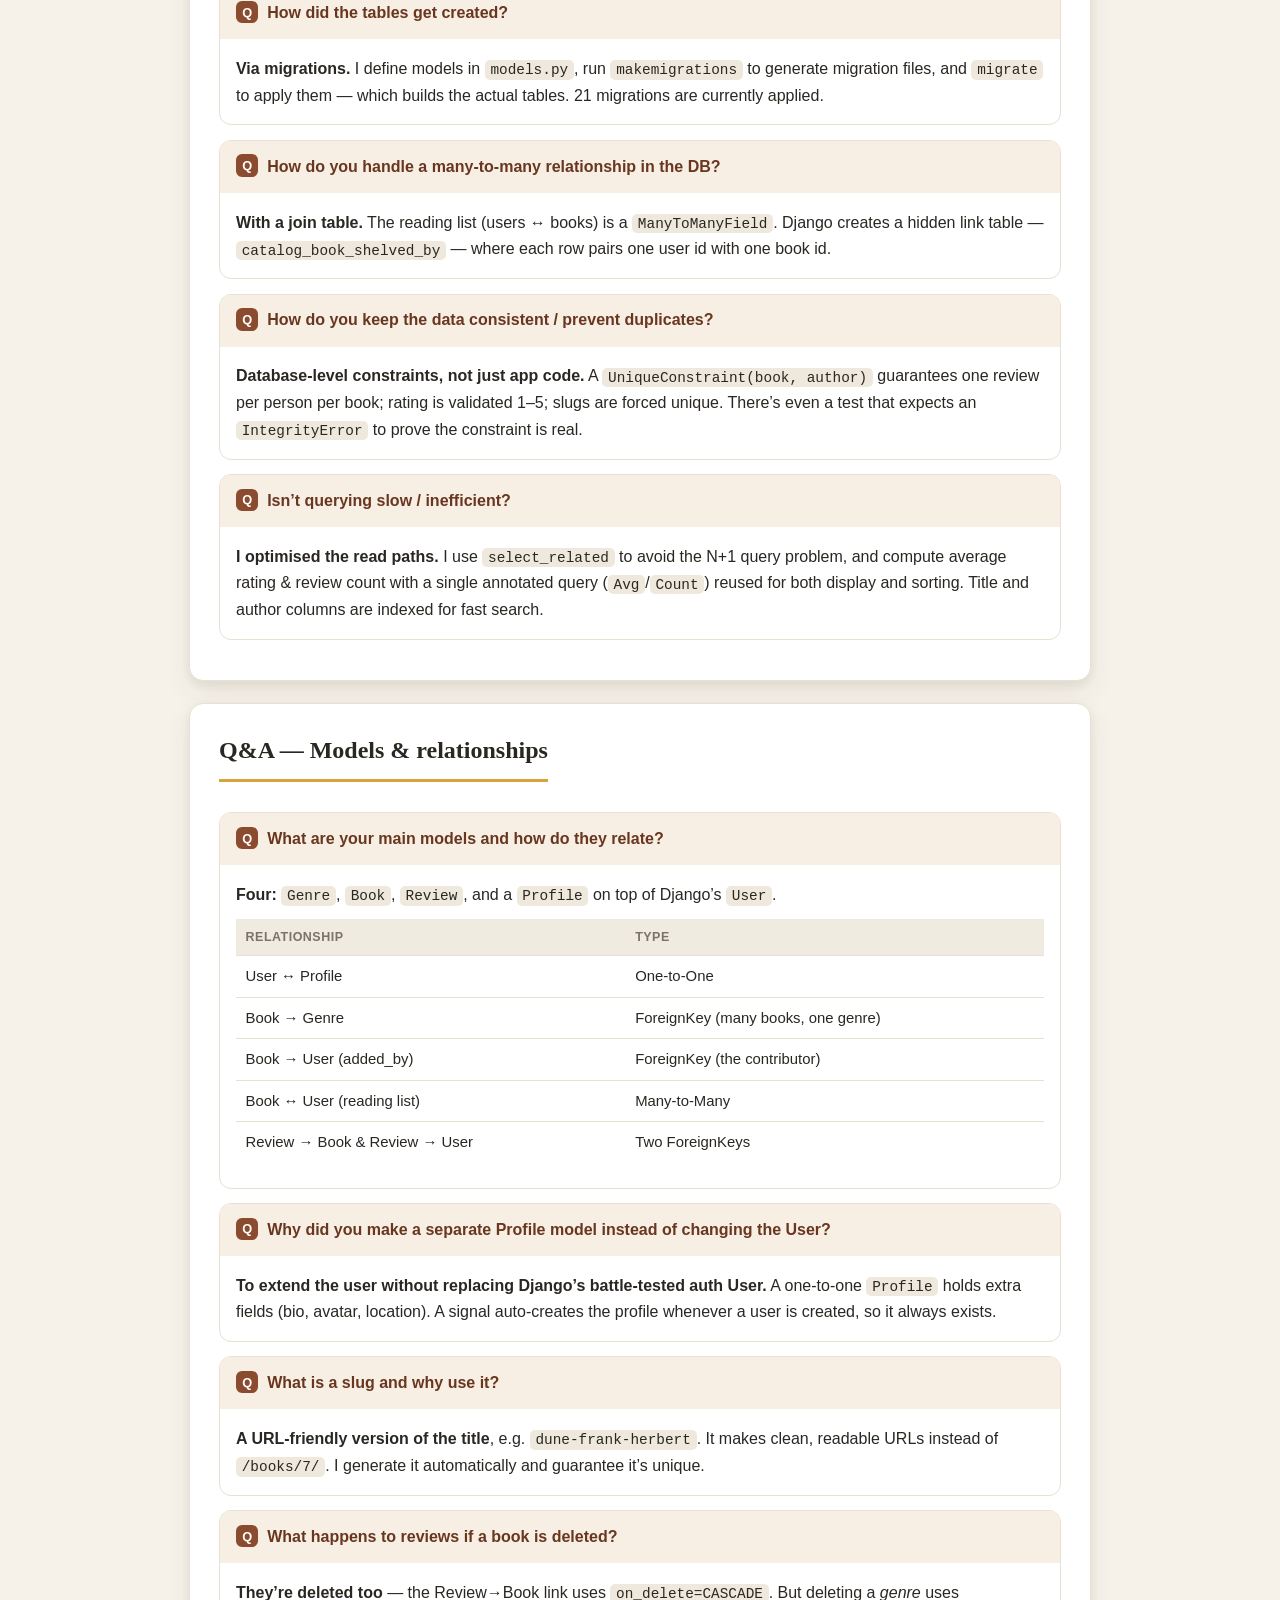
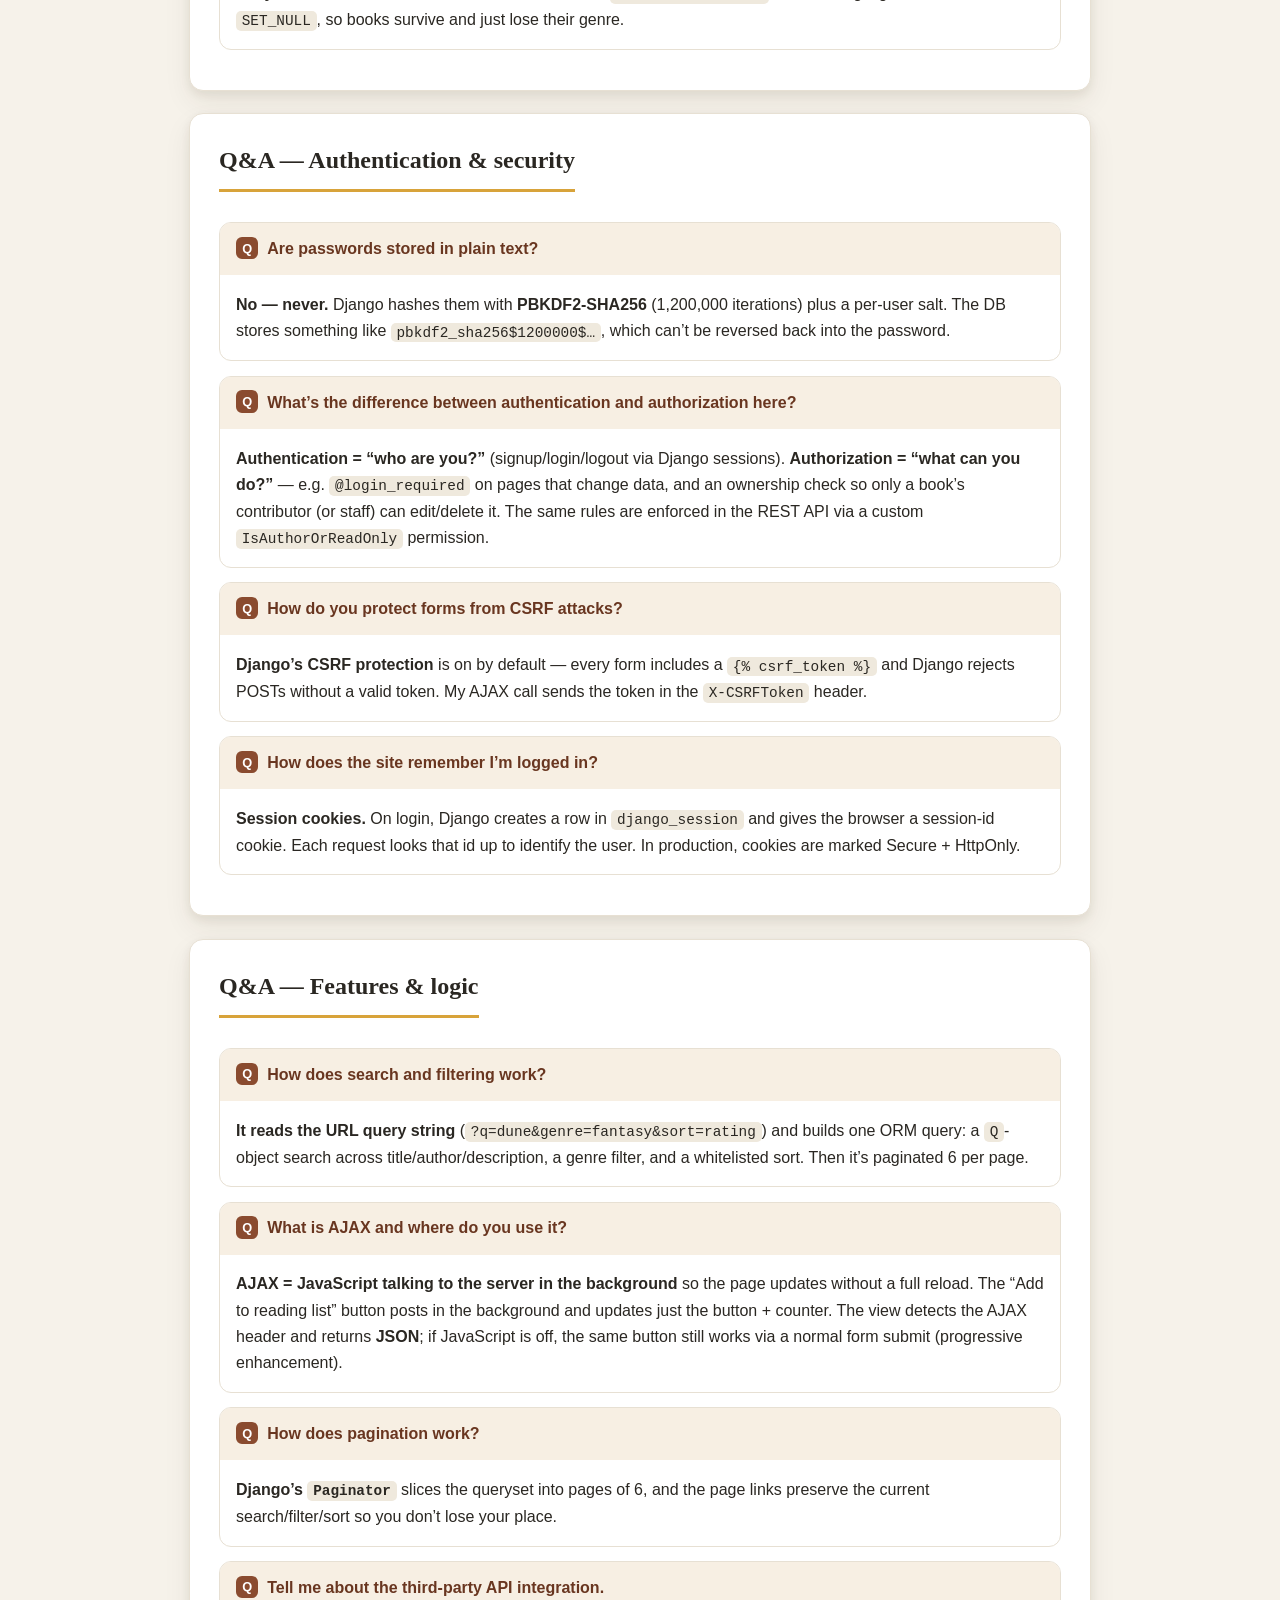
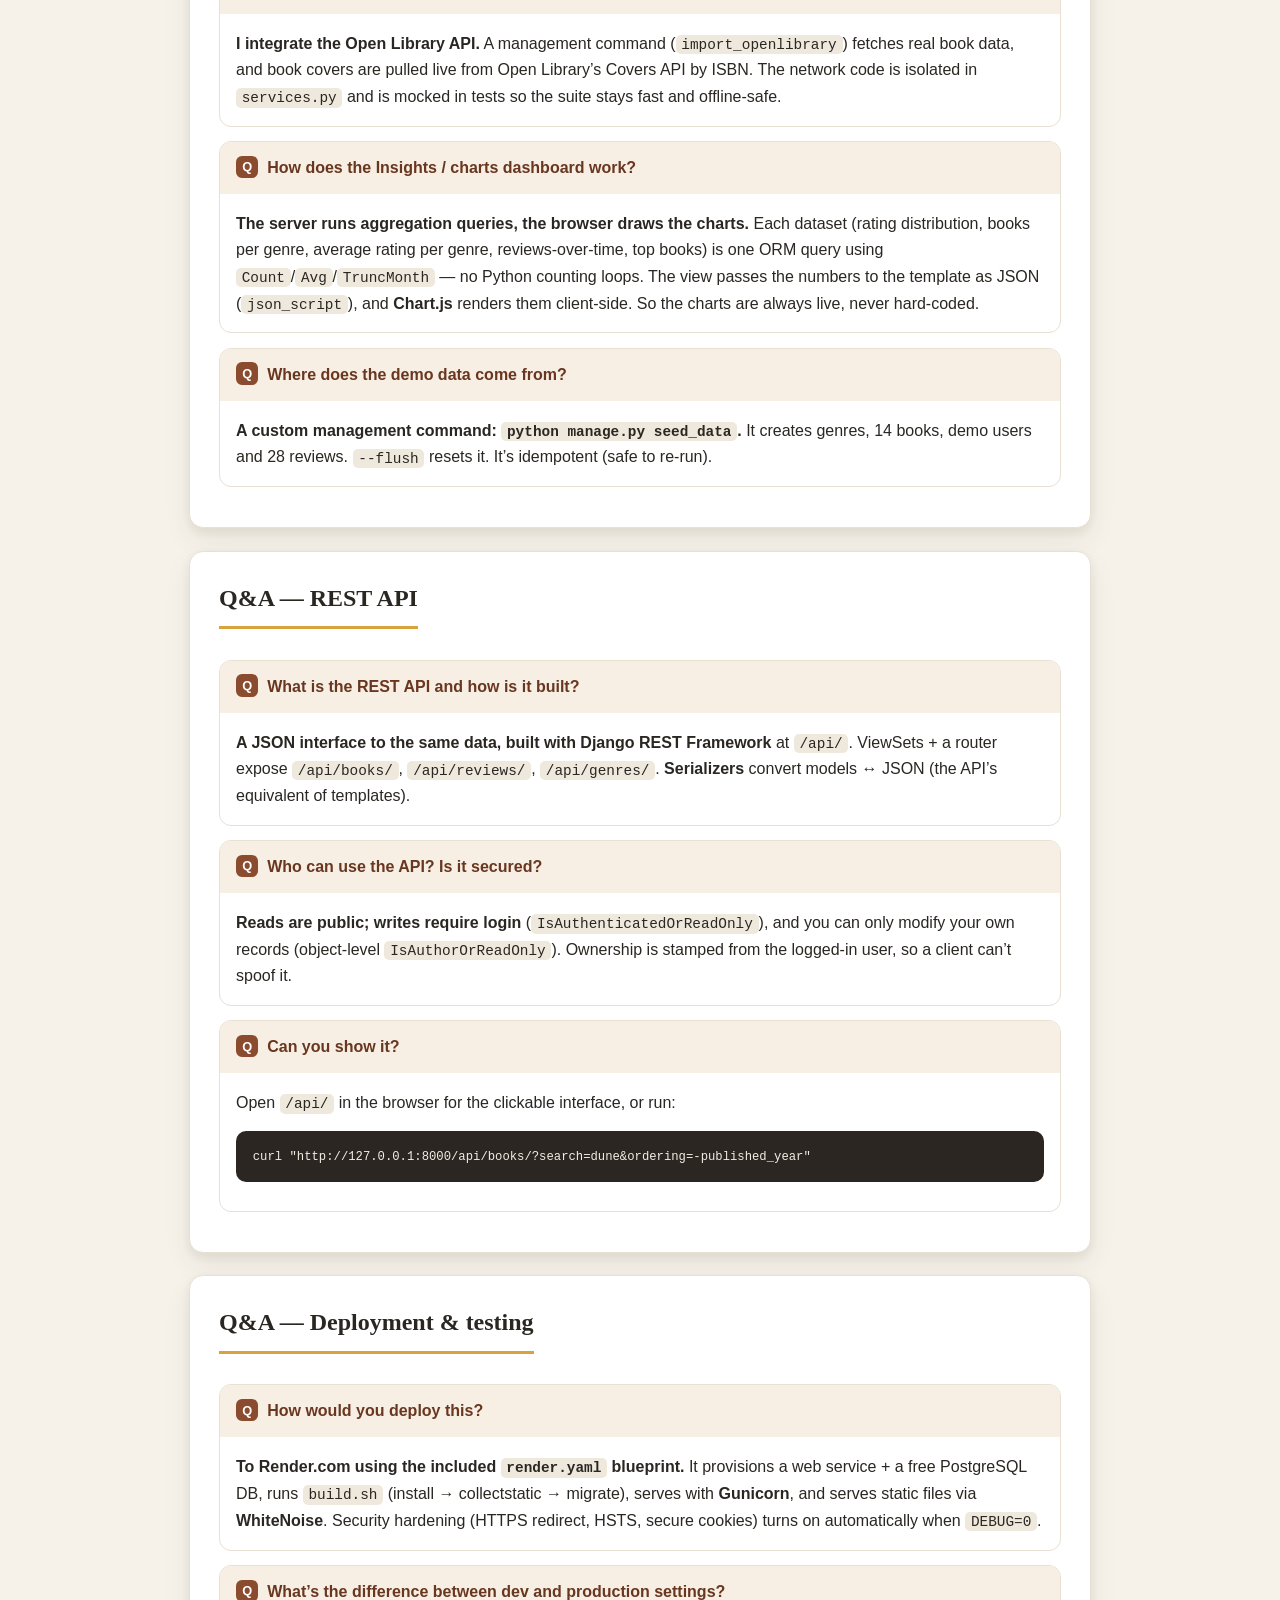
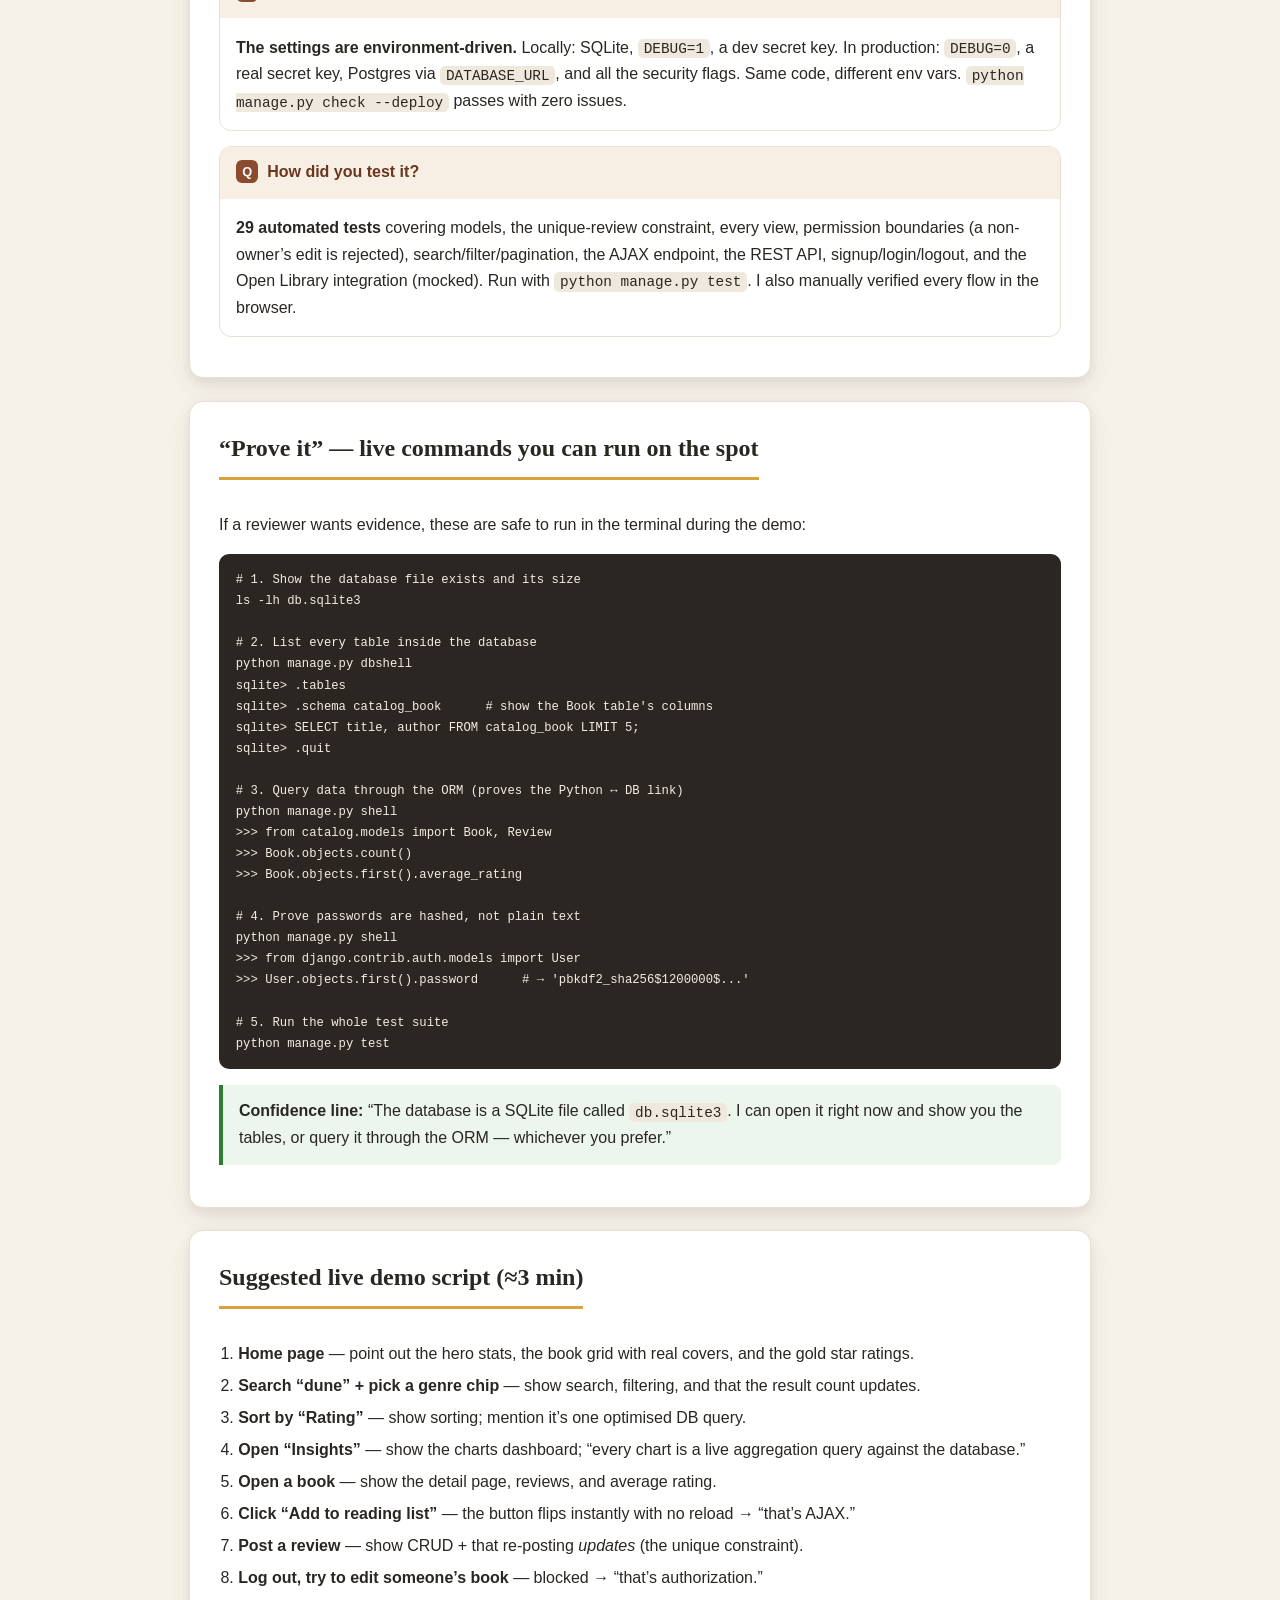
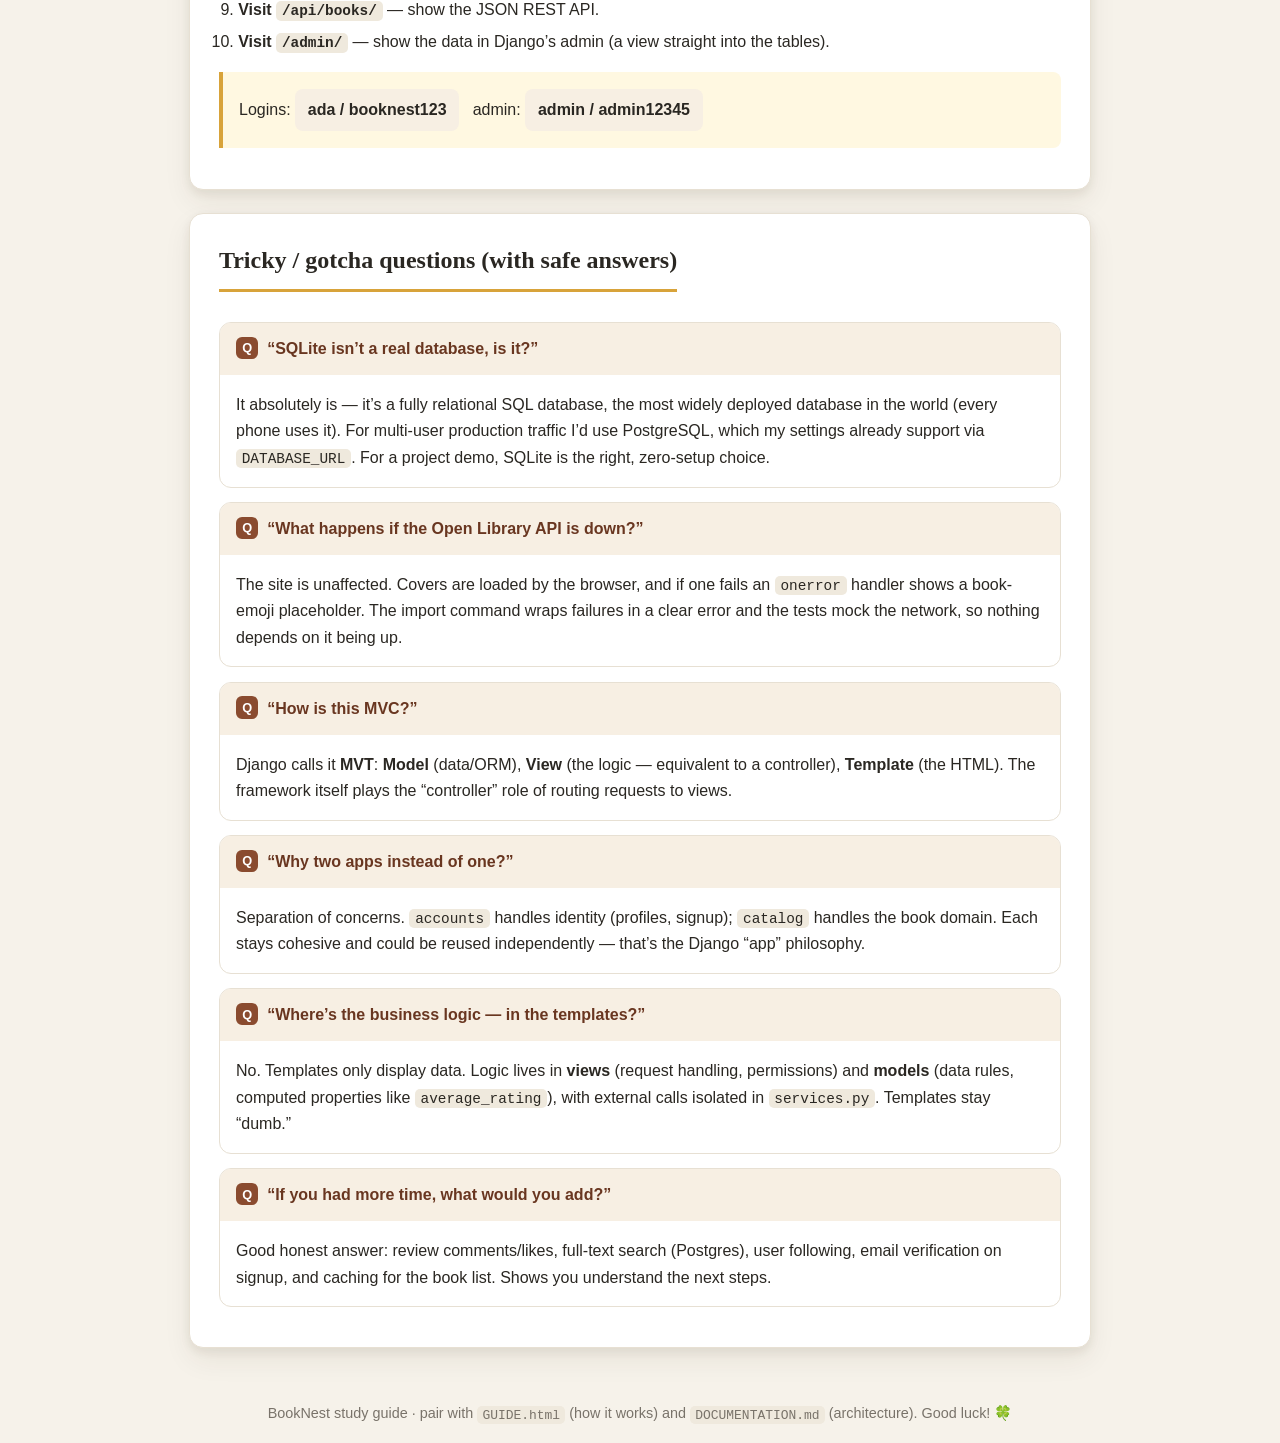
<file: STUDY_GUIDE.html>
<!DOCTYPE html>
<html lang="en">
<head>
<meta charset="UTF-8">
<meta name="viewport" content="width=device-width, initial-scale=1.0">
<title>BookNest — Presentation Study Guide</title>
<style>
  :root{
    --bg:#f6f2ea; --surface:#fff; --ink:#2a2722; --muted:#79736a;
    --primary:#8a4b2f; --primary-dark:#693620; --accent:#d8a33a; --accent-ink:#5c4410;
    --border:#e7e0d3; --code-bg:#2b2622; --code-ink:#f3ede2; --ok:#2e7d32; --q:#693620;
    --radius:14px; --shadow:0 4px 10px rgba(60,40,20,.07),0 12px 28px rgba(60,40,20,.07);
  }
  *{box-sizing:border-box}
  body{margin:0;font-family:"Inter",-apple-system,BlinkMacSystemFont,"Segoe UI",Roboto,Helvetica,Arial,sans-serif;
    color:var(--ink);background:var(--bg);line-height:1.65}
  .wrap{max-width:940px;margin:0 auto;padding:0 1.2rem}
  h1,h2,h3,h4{font-family:"Fraunces","Iowan Old Style",Georgia,serif}
  a{color:var(--primary)}

  header.hero{background:linear-gradient(135deg,#8a4b2f,#54290f);color:#fff;padding:3rem 0 2.4rem}
  header.hero h1{margin:0;font-size:2.4rem}
  header.hero p{margin:.6rem 0 0;font-size:1.15rem;opacity:.93;max-width:680px}
  .pill{display:inline-block;background:rgba(255,255,255,.16);border:1px solid rgba(255,255,255,.25);
    padding:.25rem .7rem;border-radius:999px;font-size:.85rem;margin:.9rem .4rem 0 0}

  nav.toc{background:var(--surface);border:1px solid var(--border);border-radius:var(--radius);
    padding:1rem 1.3rem;box-shadow:var(--shadow);margin:-1.6rem 0 2rem}
  nav.toc strong{display:block;margin-bottom:.4rem;color:var(--muted);text-transform:uppercase;font-size:.75rem;letter-spacing:.08em}
  nav.toc ol{margin:0;padding-left:1.2rem;columns:2;column-gap:2rem}
  nav.toc li{margin:.2rem 0}

  section{background:var(--surface);border:1px solid var(--border);border-radius:var(--radius);
    padding:1.6rem 1.8rem;margin:0 0 1.4rem;box-shadow:var(--shadow)}
  section h2{margin:.1rem 0 1rem;font-size:1.5rem;border-bottom:3px solid var(--accent);padding-bottom:.5rem;display:inline-block}
  .lead{font-size:1.06rem}

  /* Q&A blocks */
  .qa{border:1px solid var(--border);border-radius:12px;margin:.9rem 0;overflow:hidden}
  .qa .q{background:#f7efe3;padding:.8rem 1rem;font-weight:600;color:var(--q);display:flex;gap:.55rem;align-items:flex-start}
  .qa .q::before{content:"Q";background:var(--primary);color:#fff;border-radius:6px;width:1.4rem;height:1.4rem;
    display:inline-flex;align-items:center;justify-content:center;font-size:.8rem;flex:none;margin-top:.05rem}
  .qa .a{padding:.85rem 1rem .95rem}
  .qa .a p{margin:.2rem 0 .6rem}
  .qa .a p:last-child{margin-bottom:0}
  .tag{display:inline-block;font-size:.72rem;font-weight:700;text-transform:uppercase;letter-spacing:.05em;
    color:var(--accent-ink);background:#fbf0d2;border:1px solid #ecd9a0;border-radius:999px;padding:.05rem .5rem;margin-left:.4rem}
  .deep{font-size:.92rem;color:var(--muted);border-left:3px solid var(--border);padding-left:.7rem;margin-top:.5rem}
  .deep b{color:var(--ink)}

  code{background:#efe9dd;padding:.12em .4em;border-radius:5px;font-size:.9em;font-family:"SF Mono",Menlo,Consolas,monospace}
  pre{background:var(--code-bg);color:var(--code-ink);padding:.95rem 1.05rem;border-radius:10px;overflow:auto;
    font-size:.85rem;line-height:1.55;font-family:"SF Mono",Menlo,Consolas,monospace}
  pre code{background:none;padding:0;color:inherit}

  table{width:100%;border-collapse:collapse;margin:.6rem 0;font-size:.93rem}
  th,td{text-align:left;padding:.5rem .6rem;border-bottom:1px solid var(--border);vertical-align:top}
  th{background:#f0ebe0;font-size:.78rem;text-transform:uppercase;letter-spacing:.04em;color:var(--muted)}
  tr:last-child td{border-bottom:none}
  td code{white-space:nowrap}

  .callout{border-left:4px solid var(--accent);background:#fff8e1;padding:.85rem 1rem;border-radius:0 8px 8px 0;margin:1rem 0}
  .callout.green{border-color:var(--ok);background:#ecf6ec}
  .flow{font-family:"SF Mono",Menlo,Consolas,monospace;font-size:.8rem;white-space:pre;
    background:#fbf9f4;border:1px dashed var(--border);border-radius:10px;padding:1rem;overflow:auto}
  .key{background:#f7efe3;border-radius:8px;padding:.5rem .8rem;display:inline-block;font-weight:600;margin:.2rem 0}
  ol.steps{padding-left:1.2rem} ol.steps li{margin:.35rem 0}
  footer{color:var(--muted);text-align:center;padding:2rem 0 3rem;font-size:.9rem}
  .twocol{display:grid;grid-template-columns:1fr 1fr;gap:1rem}
  @media(max-width:680px){.twocol{grid-template-columns:1fr}nav.toc ol{columns:1}}
</style>
</head>
<body>

<header class="hero">
  <div class="wrap">
    <h1>🎤 BookNest — Presentation Study Guide</h1>
    <p>Everything you need to confidently answer the technical questions: where the database is, where data is stored, how it all fits together, and crisp answers to the questions a reviewer is most likely to ask.</p>
    <div>
      <span class="pill">Django 6.0</span>
      <span class="pill">SQLite database</span>
      <span class="pill">DB = db.sqlite3</span>
      <span class="pill">29 tests passing</span>
    </div>
  </div>
</header>

<div class="wrap">

<nav class="toc">
  <strong>Jump to</strong>
  <ol>
    <li><a href="#pitch">30-second pitch</a></li>
    <li><a href="#facts">Quick-fact cheat sheet</a></li>
    <li><a href="#db">⭐ Where is the database?</a></li>
    <li><a href="#stored">⭐ Where &amp; how is data stored?</a></li>
    <li><a href="#flow">How data flows (request lifecycle)</a></li>
    <li><a href="#qa-db">Q&amp;A — Database</a></li>
    <li><a href="#qa-models">Q&amp;A — Models &amp; relationships</a></li>
    <li><a href="#qa-sec">Q&amp;A — Auth &amp; security</a></li>
    <li><a href="#qa-feat">Q&amp;A — Features &amp; logic</a></li>
    <li><a href="#qa-api">Q&amp;A — REST API</a></li>
    <li><a href="#qa-deploy">Q&amp;A — Deployment &amp; testing</a></li>
    <li><a href="#prove">“Prove it” live commands</a></li>
    <li><a href="#demo">Suggested demo script</a></li>
    <li><a href="#tricky">Tricky / gotcha questions</a></li>
  </ol>
</nav>

<!-- PITCH -->
<section id="pitch">
  <h2>30-second pitch</h2>
  <p class="lead">“BookNest is a community book-review platform built with Django. Members sign up, add books, write star-rated reviews, and curate a reading list. It has full CRUD, authentication and permissions, search/filter, pagination, a REST API, AJAX, and a third-party integration with the Open Library API for real cover art. Data lives in a relational database through Django’s ORM, the UI is server-rendered with a custom responsive design, and it’s deployable to Render with one blueprint.”</p>
  <div class="callout">Say this first if they ask “tell me about your project.” It name-drops every rubric category in one breath.</div>
</section>

<!-- FACTS -->
<section id="facts">
  <h2>Quick-fact cheat sheet</h2>
  <table>
    <tr><th>Question</th><th>One-line answer</th></tr>
    <tr><td>Framework</td><td>Django <b>6.0</b> (Python web framework, MVT pattern)</td></tr>
    <tr><td>Language</td><td>Python 3.12+</td></tr>
    <tr><td>Database (dev)</td><td><b>SQLite</b> — a single file, <code>db.sqlite3</code>, in the project root</td></tr>
    <tr><td>Database (prod)</td><td><b>PostgreSQL</b> — switched on automatically if <code>DATABASE_URL</code> is set</td></tr>
    <tr><td>How code talks to the DB</td><td>Django’s <b>ORM</b> — Python objects, never hand-written SQL</td></tr>
    <tr><td>API</td><td>Django REST Framework at <code>/api/</code></td></tr>
    <tr><td>Front end</td><td>Server-rendered Django templates + custom CSS + vanilla JS</td></tr>
    <tr><td>Auth</td><td>Django’s built-in auth (sessions + hashed passwords)</td></tr>
    <tr><td>Apps</td><td>Two: <code>accounts</code> (people) and <code>catalog</code> (books)</td></tr>
    <tr><td>Tests</td><td>29, run with <code>python manage.py test</code></td></tr>
    <tr><td>Deploy target</td><td>Render.com (blueprint + Gunicorn + WhiteNoise)</td></tr>
  </table>
</section>

<!-- DATABASE -->
<section id="db">
  <h2>⭐ Where is the database?</h2>
  <p class="lead">It’s a <strong>SQLite</strong> database — a single self-contained file named <code>db.sqlite3</code> sitting in the project’s root folder.</p>
  <p class="key">📁 /Users/guneyuzel/code/other/django-proj/db.sqlite3 &nbsp;(~216 KB)</p>

  <h3>Why SQLite?</h3>
  <p>SQLite is the database Django uses by default. It needs no separate server to install or run — the whole database is just that one file. That makes it perfect for development and demos.</p>

  <h3>Where is that configured?</h3>
  <p>In <code>booknest/settings.py</code>, the <code>DATABASES</code> setting:</p>
  <pre><code>DATABASES = {
    "default": {
        "ENGINE": "django.db.backends.sqlite3",
        "NAME": BASE_DIR / "db.sqlite3",      # ← the file, in the project root
    }
}</code></pre>
  <div class="callout"><b>Smart answer if they push on “is SQLite production-ready?”:</b> “For a class project, yes — but the settings are environment-aware. If a <code>DATABASE_URL</code> environment variable is present (which it is on Render), the app automatically switches to <b>PostgreSQL</b> with zero code changes. So the same codebase runs SQLite locally and Postgres in production.”</p></div>
</section>

<!-- DATA STORED -->
<section id="stored">
  <h2>⭐ Where &amp; how is the data stored?</h2>
  <p class="lead">All data lives in <strong>tables inside that <code>db.sqlite3</code> file</strong>. Each table was created automatically from a <em>model</em> (a Python class) via <em>migrations</em>. Here are the actual tables and their current row counts:</p>

  <table>
    <tr><th>Table</th><th>What it stores</th><th>Rows now</th></tr>
    <tr><td><code>auth_user</code></td><td>User accounts (username, email, <b>hashed</b> password)</td><td>5</td></tr>
    <tr><td><code>accounts_profile</code></td><td>Each user’s profile (bio, location, avatar)</td><td>5</td></tr>
    <tr><td><code>catalog_genre</code></td><td>Genres (Fantasy, Mystery, …)</td><td>6</td></tr>
    <tr><td><code>catalog_book</code></td><td>Books (title, author, year, cover URL, …)</td><td>14</td></tr>
    <tr><td><code>catalog_review</code></td><td>Reviews (rating, headline, body + links to book &amp; user)</td><td>28</td></tr>
    <tr><td><code>catalog_book_shelved_by</code></td><td><b>Join table</b> for the many-to-many “reading list” (which user shelved which book)</td><td>0</td></tr>
    <tr><td><code>django_session</code></td><td>Login sessions (how the site remembers you’re logged in)</td><td>2</td></tr>
    <tr><td><code>django_migrations</code></td><td>Record of which migrations have been applied</td><td>21</td></tr>
    <tr><td><code>auth_permission</code>, <code>django_content_type</code>, …</td><td>Django’s built-in bookkeeping tables</td><td>—</td></tr>
  </table>

  <h3>The chain: Model → Migration → Table</h3>
  <div class="flow">  catalog/models.py            catalog/migrations/0001…       db.sqlite3
  ┌──────────────┐  makemigrations  ┌──────────────┐  migrate  ┌──────────────┐
  │ class Book   │ ───────────────▶ │ instructions │ ────────▶ │ catalog_book │
  │  title = …   │                  │ to build the │           │  table with  │
  │  author = …  │                  │ table        │           │  columns     │
  └──────────────┘                  └──────────────┘           └──────────────┘</div>
  <ol class="steps">
    <li>You describe data as a <b>model</b> (Python class) in <code>models.py</code>.</li>
    <li><code>python manage.py makemigrations</code> turns that into a <b>migration</b> file (the “blueprint” for the table).</li>
    <li><code>python manage.py migrate</code> runs the migration, which <b>creates/updates the real table</b> in <code>db.sqlite3</code>.</li>
    <li>From then on, the <b>ORM</b> reads/writes rows in that table when you call things like <code>Book.objects.all()</code>.</li>
  </ol>

  <h3>What about uploaded images &amp; static files?</h3>
  <table>
    <tr><th>Kind of file</th><th>Where it lives</th></tr>
    <tr><td>Uploaded cover images / avatars</td><td>The <code>media/</code> folder (path set by <code>MEDIA_ROOT</code>). The database only stores the <b>file path</b>, not the image bytes.</td></tr>
    <tr><td>Open Library cover art</td><td>Not stored at all — the DB keeps the <b>URL</b> (<code>cover_url</code>) and the browser loads the image straight from Open Library.</td></tr>
    <tr><td>CSS / JS</td><td>The <code>static/</code> folder in development; collected into <code>staticfiles/</code> for production.</td></tr>
  </table>
</section>

<!-- FLOW -->
<section id="flow">
  <h2>How data flows (request lifecycle)</h2>
  <p>If they ask “what happens when I open a book page?”, walk this line:</p>
  <div class="flow">Browser ─GET /books/dune-frank-herbert/─▶ urls.py ─▶ catalog/views.py: book_detail()
                                                                │
                              Book.objects.get(slug=…)  ◀──ORM──┤ (reads the DB)
                                       │                        │
                                  db.sqlite3                    ▼
                                       └──────row──────▶ template book_detail.html
                                                                │
Browser ◀──────────────────── finished HTML ───────────────────┘</div>
  <p>The <b>API</b> path is identical except the final step runs a <b>serializer</b> that outputs JSON instead of a template that outputs HTML.</p>
</section>

<!-- QA DB -->
<section id="qa-db">
  <h2>Q&amp;A — Database</h2>

  <div class="qa"><div class="q">Where is the database located?</div><div class="a">
    <p><b>It’s a single SQLite file, <code>db.sqlite3</code>, in the project root.</b> SQLite is serverless — the database <em>is</em> that file.</p>
    <p class="deep"><b>If they dig deeper:</b> it’s configured in <code>settings.py</code> under <code>DATABASES["default"]</code>, and switches to PostgreSQL automatically when a <code>DATABASE_URL</code> env var is present (production).</p>
  </div></div>

  <div class="qa"><div class="q">How does your Python code talk to the database? Do you write SQL?</div><div class="a">
    <p><b>Through Django’s ORM (Object-Relational Mapper) — I almost never write raw SQL.</b> I write Python like <code>Book.objects.filter(genre=g)</code> and Django generates the SQL for me. This is safer (prevents SQL injection) and database-agnostic (works on SQLite and Postgres alike).</p>
  </div></div>

  <div class="qa"><div class="q">How did the tables get created?</div><div class="a">
    <p><b>Via migrations.</b> I define models in <code>models.py</code>, run <code>makemigrations</code> to generate migration files, and <code>migrate</code> to apply them — which builds the actual tables. 21 migrations are currently applied.</p>
  </div></div>

  <div class="qa"><div class="q">How do you handle a many-to-many relationship in the DB?</div><div class="a">
    <p><b>With a join table.</b> The reading list (users ↔ books) is a <code>ManyToManyField</code>. Django creates a hidden link table — <code>catalog_book_shelved_by</code> — where each row pairs one user id with one book id.</p>
  </div></div>

  <div class="qa"><div class="q">How do you keep the data consistent / prevent duplicates?</div><div class="a">
    <p><b>Database-level constraints, not just app code.</b> A <code>UniqueConstraint(book, author)</code> guarantees one review per person per book; rating is validated 1–5; slugs are forced unique. There’s even a test that expects an <code>IntegrityError</code> to prove the constraint is real.</p>
  </div></div>

  <div class="qa"><div class="q">Isn’t querying slow / inefficient?</div><div class="a">
    <p><b>I optimised the read paths.</b> I use <code>select_related</code> to avoid the N+1 query problem, and compute average rating &amp; review count with a single annotated query (<code>Avg</code>/<code>Count</code>) reused for both display and sorting. Title and author columns are indexed for fast search.</p>
  </div></div>
</section>

<!-- QA MODELS -->
<section id="qa-models">
  <h2>Q&amp;A — Models &amp; relationships</h2>

  <div class="qa"><div class="q">What are your main models and how do they relate?</div><div class="a">
    <p><b>Four:</b> <code>Genre</code>, <code>Book</code>, <code>Review</code>, and a <code>Profile</code> on top of Django’s <code>User</code>.</p>
    <table>
      <tr><th>Relationship</th><th>Type</th></tr>
      <tr><td>User ↔ Profile</td><td>One-to-One</td></tr>
      <tr><td>Book → Genre</td><td>ForeignKey (many books, one genre)</td></tr>
      <tr><td>Book → User (added_by)</td><td>ForeignKey (the contributor)</td></tr>
      <tr><td>Book ↔ User (reading list)</td><td>Many-to-Many</td></tr>
      <tr><td>Review → Book &amp; Review → User</td><td>Two ForeignKeys</td></tr>
    </table>
  </div></div>

  <div class="qa"><div class="q">Why did you make a separate Profile model instead of changing the User?</div><div class="a">
    <p><b>To extend the user without replacing Django’s battle-tested auth User.</b> A one-to-one <code>Profile</code> holds extra fields (bio, avatar, location). A signal auto-creates the profile whenever a user is created, so it always exists.</p>
  </div></div>

  <div class="qa"><div class="q">What is a slug and why use it?</div><div class="a">
    <p><b>A URL-friendly version of the title</b>, e.g. <code>dune-frank-herbert</code>. It makes clean, readable URLs instead of <code>/books/7/</code>. I generate it automatically and guarantee it’s unique.</p>
  </div></div>

  <div class="qa"><div class="q">What happens to reviews if a book is deleted?</div><div class="a">
    <p><b>They’re deleted too</b> — the Review→Book link uses <code>on_delete=CASCADE</code>. But deleting a <em>genre</em> uses <code>SET_NULL</code>, so books survive and just lose their genre.</p>
  </div></div>
</section>

<!-- QA SECURITY -->
<section id="qa-sec">
  <h2>Q&amp;A — Authentication &amp; security</h2>

  <div class="qa"><div class="q">Are passwords stored in plain text?</div><div class="a">
    <p><b>No — never.</b> Django hashes them with <b>PBKDF2-SHA256</b> (1,200,000 iterations) plus a per-user salt. The DB stores something like <code>pbkdf2_sha256$1200000$…</code>, which can’t be reversed back into the password.</p>
  </div></div>

  <div class="qa"><div class="q">What’s the difference between authentication and authorization here?</div><div class="a">
    <p><b>Authentication = “who are you?”</b> (signup/login/logout via Django sessions). <b>Authorization = “what can you do?”</b> — e.g. <code>@login_required</code> on pages that change data, and an ownership check so only a book’s contributor (or staff) can edit/delete it. The same rules are enforced in the REST API via a custom <code>IsAuthorOrReadOnly</code> permission.</p>
  </div></div>

  <div class="qa"><div class="q">How do you protect forms from CSRF attacks?</div><div class="a">
    <p><b>Django’s CSRF protection</b> is on by default — every form includes a <code>{% csrf_token %}</code> and Django rejects POSTs without a valid token. My AJAX call sends the token in the <code>X-CSRFToken</code> header.</p>
  </div></div>

  <div class="qa"><div class="q">How does the site remember I’m logged in?</div><div class="a">
    <p><b>Session cookies.</b> On login, Django creates a row in <code>django_session</code> and gives the browser a session-id cookie. Each request looks that id up to identify the user. In production, cookies are marked Secure + HttpOnly.</p>
  </div></div>
</section>

<!-- QA FEATURES -->
<section id="qa-feat">
  <h2>Q&amp;A — Features &amp; logic</h2>

  <div class="qa"><div class="q">How does search and filtering work?</div><div class="a">
    <p><b>It reads the URL query string</b> (<code>?q=dune&amp;genre=fantasy&amp;sort=rating</code>) and builds one ORM query: a <code>Q</code>-object search across title/author/description, a genre filter, and a whitelisted sort. Then it’s paginated 6 per page.</p>
  </div></div>

  <div class="qa"><div class="q">What is AJAX and where do you use it?</div><div class="a">
    <p><b>AJAX = JavaScript talking to the server in the background</b> so the page updates without a full reload. The “Add to reading list” button posts in the background and updates just the button + counter. The view detects the AJAX header and returns <b>JSON</b>; if JavaScript is off, the same button still works via a normal form submit (progressive enhancement).</p>
  </div></div>

  <div class="qa"><div class="q">How does pagination work?</div><div class="a">
    <p><b>Django’s <code>Paginator</code></b> slices the queryset into pages of 6, and the page links preserve the current search/filter/sort so you don’t lose your place.</p>
  </div></div>

  <div class="qa"><div class="q">Tell me about the third-party API integration.</div><div class="a">
    <p><b>I integrate the Open Library API.</b> A management command (<code>import_openlibrary</code>) fetches real book data, and book covers are pulled live from Open Library’s Covers API by ISBN. The network code is isolated in <code>services.py</code> and is mocked in tests so the suite stays fast and offline-safe.</p>
  </div></div>

  <div class="qa"><div class="q">How does the Insights / charts dashboard work?</div><div class="a">
    <p><b>The server runs aggregation queries, the browser draws the charts.</b> Each dataset (rating distribution, books per genre, average rating per genre, reviews-over-time, top books) is one ORM query using <code>Count</code>/<code>Avg</code>/<code>TruncMonth</code> — no Python counting loops. The view passes the numbers to the template as JSON (<code>json_script</code>), and <b>Chart.js</b> renders them client-side. So the charts are always live, never hard-coded.</p>
  </div></div>

  <div class="qa"><div class="q">Where does the demo data come from?</div><div class="a">
    <p><b>A custom management command: <code>python manage.py seed_data</code>.</b> It creates genres, 14 books, demo users and 28 reviews. <code>--flush</code> resets it. It’s idempotent (safe to re-run).</p>
  </div></div>
</section>

<!-- QA API -->
<section id="qa-api">
  <h2>Q&amp;A — REST API</h2>

  <div class="qa"><div class="q">What is the REST API and how is it built?</div><div class="a">
    <p><b>A JSON interface to the same data, built with Django REST Framework</b> at <code>/api/</code>. ViewSets + a router expose <code>/api/books/</code>, <code>/api/reviews/</code>, <code>/api/genres/</code>. <b>Serializers</b> convert models ↔ JSON (the API’s equivalent of templates).</p>
  </div></div>

  <div class="qa"><div class="q">Who can use the API? Is it secured?</div><div class="a">
    <p><b>Reads are public; writes require login</b> (<code>IsAuthenticatedOrReadOnly</code>), and you can only modify your own records (object-level <code>IsAuthorOrReadOnly</code>). Ownership is stamped from the logged-in user, so a client can’t spoof it.</p>
  </div></div>

  <div class="qa"><div class="q">Can you show it?</div><div class="a">
    <p>Open <code>/api/</code> in the browser for the clickable interface, or run:</p>
    <pre><code>curl "http://127.0.0.1:8000/api/books/?search=dune&amp;ordering=-published_year"</code></pre>
  </div></div>
</section>

<!-- QA DEPLOY -->
<section id="qa-deploy">
  <h2>Q&amp;A — Deployment &amp; testing</h2>

  <div class="qa"><div class="q">How would you deploy this?</div><div class="a">
    <p><b>To Render.com using the included <code>render.yaml</code> blueprint.</b> It provisions a web service + a free PostgreSQL DB, runs <code>build.sh</code> (install → collectstatic → migrate), serves with <b>Gunicorn</b>, and serves static files via <b>WhiteNoise</b>. Security hardening (HTTPS redirect, HSTS, secure cookies) turns on automatically when <code>DEBUG=0</code>.</p>
  </div></div>

  <div class="qa"><div class="q">What’s the difference between dev and production settings?</div><div class="a">
    <p><b>The settings are environment-driven.</b> Locally: SQLite, <code>DEBUG=1</code>, a dev secret key. In production: <code>DEBUG=0</code>, a real secret key, Postgres via <code>DATABASE_URL</code>, and all the security flags. Same code, different env vars. <code>python manage.py check --deploy</code> passes with zero issues.</p>
  </div></div>

  <div class="qa"><div class="q">How did you test it?</div><div class="a">
    <p><b>29 automated tests</b> covering models, the unique-review constraint, every view, permission boundaries (a non-owner’s edit is rejected), search/filter/pagination, the AJAX endpoint, the REST API, signup/login/logout, and the Open Library integration (mocked). Run with <code>python manage.py test</code>. I also manually verified every flow in the browser.</p>
  </div></div>
</section>

<!-- PROVE IT -->
<section id="prove">
  <h2>“Prove it” — live commands you can run on the spot</h2>
  <p>If a reviewer wants evidence, these are safe to run in the terminal during the demo:</p>
  <pre><code># 1. Show the database file exists and its size
ls -lh db.sqlite3

# 2. List every table inside the database
python manage.py dbshell
sqlite&gt; .tables
sqlite&gt; .schema catalog_book      # show the Book table's columns
sqlite&gt; SELECT title, author FROM catalog_book LIMIT 5;
sqlite&gt; .quit

# 3. Query data through the ORM (proves the Python ↔ DB link)
python manage.py shell
&gt;&gt;&gt; from catalog.models import Book, Review
&gt;&gt;&gt; Book.objects.count()
&gt;&gt;&gt; Book.objects.first().average_rating

# 4. Prove passwords are hashed, not plain text
python manage.py shell
&gt;&gt;&gt; from django.contrib.auth.models import User
&gt;&gt;&gt; User.objects.first().password      # → 'pbkdf2_sha256$1200000$...'

# 5. Run the whole test suite
python manage.py test</code></pre>
  <div class="callout green"><b>Confidence line:</b> “The database is a SQLite file called <code>db.sqlite3</code>. I can open it right now and show you the tables, or query it through the ORM — whichever you prefer.”</div>
</section>

<!-- DEMO -->
<section id="demo">
  <h2>Suggested live demo script (≈3 min)</h2>
  <ol class="steps">
    <li><b>Home page</b> — point out the hero stats, the book grid with real covers, and the gold star ratings.</li>
    <li><b>Search “dune” + pick a genre chip</b> — show search, filtering, and that the result count updates.</li>
    <li><b>Sort by “Rating”</b> — show sorting; mention it’s one optimised DB query.</li>
    <li><b>Open “Insights”</b> — show the charts dashboard; “every chart is a live aggregation query against the database.”</li>
    <li><b>Open a book</b> — show the detail page, reviews, and average rating.</li>
    <li><b>Click “Add to reading list”</b> — the button flips instantly with no reload → “that’s AJAX.”</li>
    <li><b>Post a review</b> — show CRUD + that re-posting <em>updates</em> (the unique constraint).</li>
    <li><b>Log out, try to edit someone’s book</b> — blocked → “that’s authorization.”</li>
    <li><b>Visit <code>/api/books/</code></b> — show the JSON REST API.</li>
    <li><b>Visit <code>/admin/</code></b> — show the data in Django’s admin (a view straight into the tables).</li>
  </ol>
  <div class="callout">Logins: <span class="key">ada / booknest123</span> &nbsp; admin: <span class="key">admin / admin12345</span></div>
</section>

<!-- TRICKY -->
<section id="tricky">
  <h2>Tricky / gotcha questions (with safe answers)</h2>

  <div class="qa"><div class="q">“SQLite isn’t a real database, is it?”</div><div class="a">
    <p>It absolutely is — it’s a fully relational SQL database, the most widely deployed database in the world (every phone uses it). For multi-user production traffic I’d use PostgreSQL, which my settings already support via <code>DATABASE_URL</code>. For a project demo, SQLite is the right, zero-setup choice.</p>
  </div></div>

  <div class="qa"><div class="q">“What happens if the Open Library API is down?”</div><div class="a">
    <p>The site is unaffected. Covers are loaded by the browser, and if one fails an <code>onerror</code> handler shows a book-emoji placeholder. The import command wraps failures in a clear error and the tests mock the network, so nothing depends on it being up.</p>
  </div></div>

  <div class="qa"><div class="q">“How is this MVC?”</div><div class="a">
    <p>Django calls it <b>MVT</b>: <b>Model</b> (data/ORM), <b>View</b> (the logic — equivalent to a controller), <b>Template</b> (the HTML). The framework itself plays the “controller” role of routing requests to views.</p>
  </div></div>

  <div class="qa"><div class="q">“Why two apps instead of one?”</div><div class="a">
    <p>Separation of concerns. <code>accounts</code> handles identity (profiles, signup); <code>catalog</code> handles the book domain. Each stays cohesive and could be reused independently — that’s the Django “app” philosophy.</p>
  </div></div>

  <div class="qa"><div class="q">“Where’s the business logic — in the templates?”</div><div class="a">
    <p>No. Templates only display data. Logic lives in <b>views</b> (request handling, permissions) and <b>models</b> (data rules, computed properties like <code>average_rating</code>), with external calls isolated in <code>services.py</code>. Templates stay “dumb.”</p>
  </div></div>

  <div class="qa"><div class="q">“If you had more time, what would you add?”</div><div class="a">
    <p>Good honest answer: review comments/likes, full-text search (Postgres), user following, email verification on signup, and caching for the book list. Shows you understand the next steps.</p>
  </div></div>
</section>

<footer>
  BookNest study guide · pair with <code>GUIDE.html</code> (how it works) and <code>DOCUMENTATION.md</code> (architecture). Good luck! 🍀
</footer>

</div>
</body>
</html>
</file>
